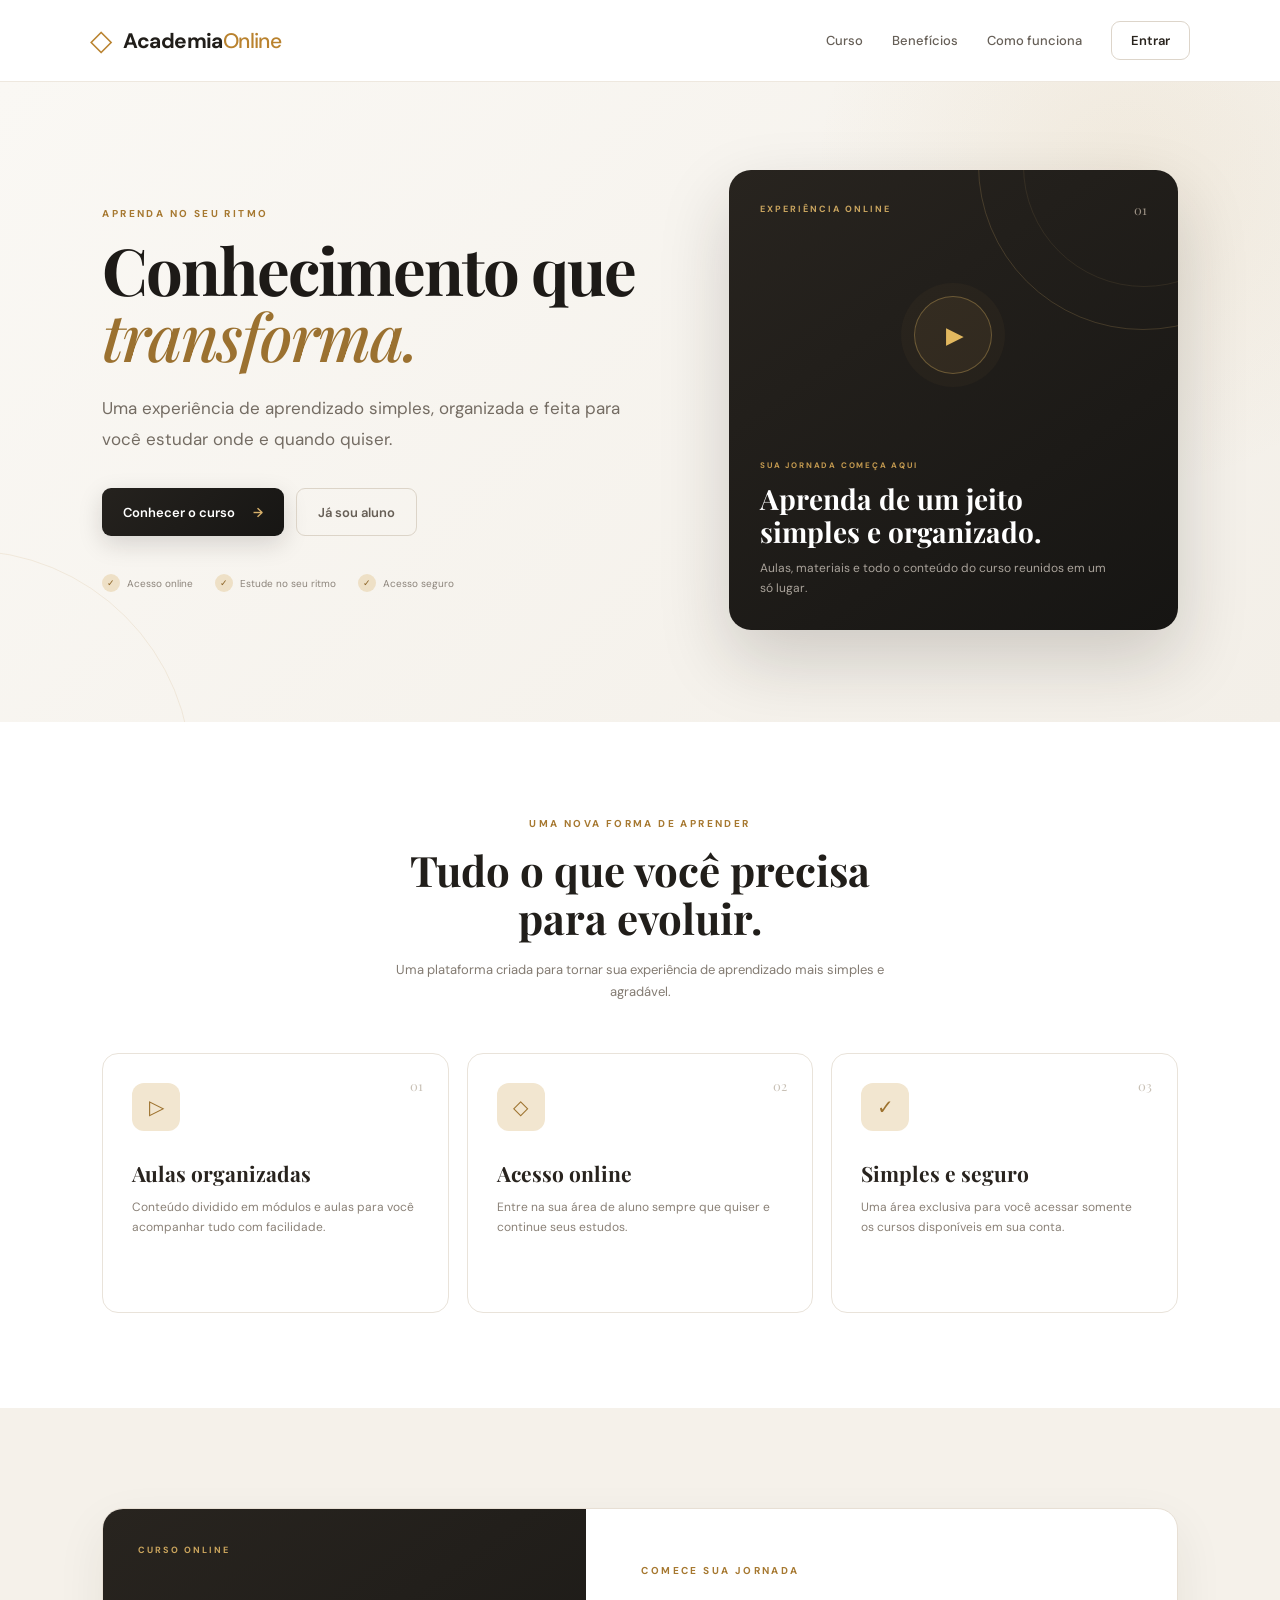
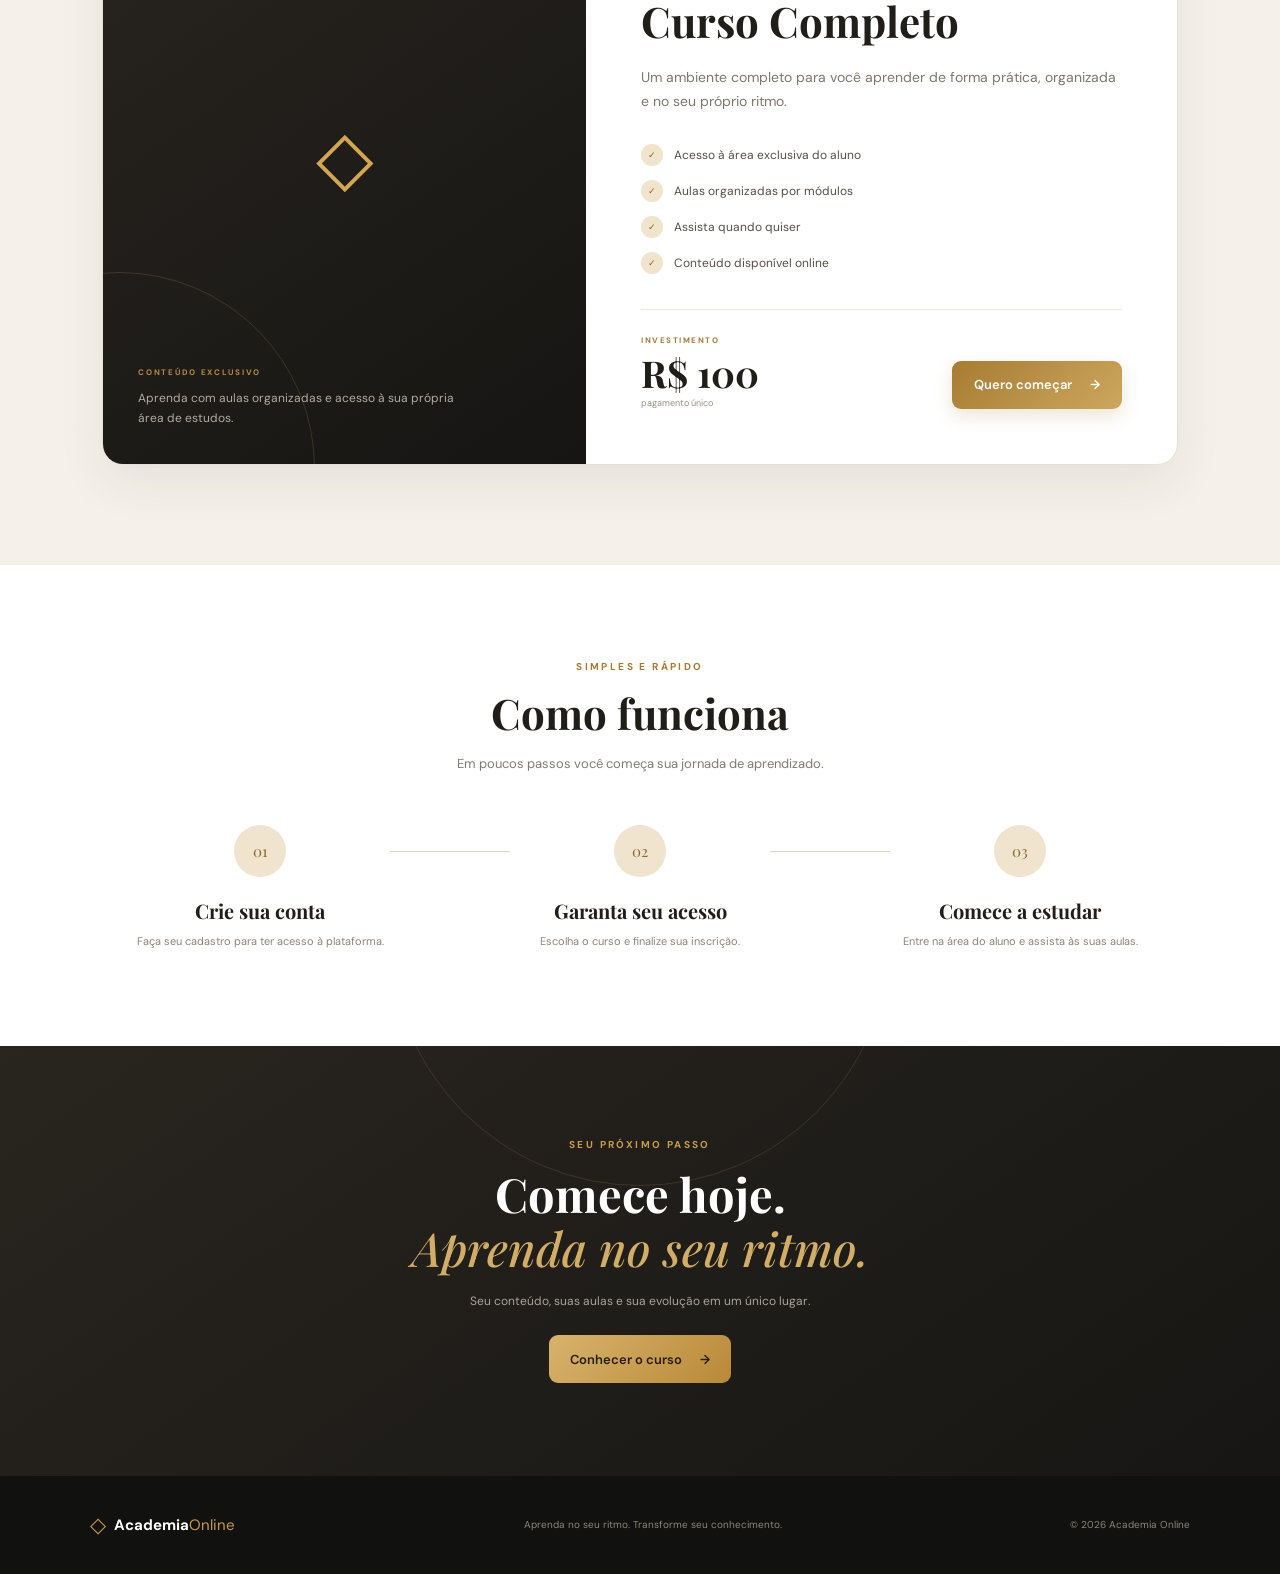
<file: index.html>
<!doctype html>
<html lang="pt-BR">

<head>
  <meta charset="utf-8">

  <meta
    name="viewport"
    content="width=device-width,initial-scale=1"
  >

  <title>Academia Online</title>

  <link
    rel="preconnect"
    href="https://fonts.googleapis.com"
  >

  <link
    rel="preconnect"
    href="https://fonts.gstatic.com"
    crossorigin
  >

  <link
    href="https://fonts.googleapis.com/css2?family=DM+Sans:wght@400;500;600;700&family=Playfair+Display:wght@500;600;700&display=swap"
    rel="stylesheet"
  >

  <link
    rel="stylesheet"
    href="css/style.css"
  >
</head>


<body class="premium-home">


<!-- =========================================
     CABEÇALHO
========================================= -->

<header class="home-header">

  <a
    href="index.html"
    class="home-brand"
  >

    <span class="home-brand-icon">
      ◇
    </span>

    <strong>
      Academia<span>Online</span>
    </strong>

  </a>


  <nav class="home-nav">

    <a href="#curso">
      Curso
    </a>

    <a href="#beneficios">
      Benefícios
    </a>

    <a href="#como-funciona">
      Como funciona
    </a>

    <a
      href="login.html"
      class="home-login"
    >
      Entrar
    </a>

  </nav>

</header>



<main>


<!-- =========================================
     HERO
========================================= -->

<section class="premium-home-hero">

  <div class="home-hero-content">

    <span class="home-eyebrow">
      APRENDA NO SEU RITMO
    </span>


    <h1>

      Conhecimento que
      <span>
        transforma.
      </span>

    </h1>


    <p class="home-hero-description">

      Uma experiência de aprendizado
      simples, organizada e feita para
      você estudar onde e quando quiser.

    </p>


    <div class="home-hero-actions">

      <a
        href="#curso"
        class="home-primary-btn"
      >
        Conhecer o curso
        <span>→</span>
      </a>


      <a
        href="login.html"
        class="home-secondary-btn"
      >
        Já sou aluno
      </a>

    </div>


    <div class="home-trust">

      <div>
        <span>✓</span>
        Acesso online
      </div>

      <div>
        <span>✓</span>
        Estude no seu ritmo
      </div>

      <div>
        <span>✓</span>
        Acesso seguro
      </div>

    </div>

  </div>



  <!-- CARD DO LADO DIREITO -->

  <div class="home-feature-card">

    <div class="home-card-decoration"></div>


    <div class="home-feature-top">

      <span class="home-feature-label">
        EXPERIÊNCIA ONLINE
      </span>

      <span class="home-feature-number">
        01
      </span>

    </div>


    <div class="home-play">

      <div class="home-play-circle">
        ▶
      </div>

    </div>


    <div class="home-feature-bottom">

      <span>
        SUA JORNADA COMEÇA AQUI
      </span>

      <h2>
        Aprenda de um jeito
        simples e organizado.
      </h2>

      <p>
        Aulas, materiais e todo o
        conteúdo do curso reunidos
        em um só lugar.
      </p>

    </div>

  </div>

</section>



<!-- =========================================
     BENEFÍCIOS
========================================= -->

<section
  id="beneficios"
  class="home-section home-benefits"
>

  <div class="home-section-heading">

    <span class="home-eyebrow">
      UMA NOVA FORMA DE APRENDER
    </span>

    <h2>
      Tudo o que você precisa
      <br>
      para evoluir.
    </h2>

    <p>
      Uma plataforma criada para tornar
      sua experiência de aprendizado
      mais simples e agradável.
    </p>

  </div>


  <div class="home-benefit-grid">


    <article class="home-benefit-card">

      <span class="benefit-number">
        01
      </span>

      <div class="benefit-icon">
        ▷
      </div>

      <h3>
        Aulas organizadas
      </h3>

      <p>
        Conteúdo dividido em módulos
        e aulas para você acompanhar
        tudo com facilidade.
      </p>

    </article>



    <article class="home-benefit-card">

      <span class="benefit-number">
        02
      </span>

      <div class="benefit-icon">
        ◇
      </div>

      <h3>
        Acesso online
      </h3>

      <p>
        Entre na sua área de aluno
        sempre que quiser e continue
        seus estudos.
      </p>

    </article>



    <article class="home-benefit-card">

      <span class="benefit-number">
        03
      </span>

      <div class="benefit-icon">
        ✓
      </div>

      <h3>
        Simples e seguro
      </h3>

      <p>
        Uma área exclusiva para você
        acessar somente os cursos
        disponíveis em sua conta.
      </p>

    </article>


  </div>

</section>



<!-- =========================================
     CURSO
========================================= -->

<section
  id="curso"
  class="home-course-section"
>

  <div class="home-course-wrapper">


    <div class="home-course-preview">

      <span class="home-course-small">
        CURSO ONLINE
      </span>


      <div class="home-course-preview-icon">
        ◇
      </div>


      <div class="home-course-preview-bottom">

        <span>
          CONTEÚDO EXCLUSIVO
        </span>

        <p>
          Aprenda com aulas organizadas
          e acesso à sua própria área
          de estudos.
        </p>

      </div>

    </div>



    <div class="home-course-info">

      <span class="home-eyebrow">
        COMECE SUA JORNADA
      </span>


      <h2>
        Curso Completo
      </h2>


      <p class="home-course-description">

        Um ambiente completo para você
        aprender de forma prática,
        organizada e no seu próprio ritmo.

      </p>


      <div class="home-course-features">

        <div>
          <span>✓</span>
          Acesso à área exclusiva do aluno
        </div>

        <div>
          <span>✓</span>
          Aulas organizadas por módulos
        </div>

        <div>
          <span>✓</span>
          Assista quando quiser
        </div>

        <div>
          <span>✓</span>
          Conteúdo disponível online
        </div>

      </div>


      <div class="home-course-purchase">

        <div class="home-price">

          <small>
            INVESTIMENTO
          </small>

          <strong>
            R$ 100
          </strong>

          <span>
            pagamento único
          </span>

        </div>


        <!-- Depois ligaremos ao Mercado Pago -->

       <a
  href="checkout.html?course_id=0385b572-c4ee-48b6-9e8b-50af39df6b58"
  class="home-buy-btn"
>
  Quero começar
  <span>→</span>
</a>

      </div>

    </div>


  </div>

</section>



<!-- =========================================
     COMO FUNCIONA
========================================= -->

<section
  id="como-funciona"
  class="home-section home-how"
>

  <div class="home-section-heading">

    <span class="home-eyebrow">
      SIMPLES E RÁPIDO
    </span>

    <h2>
      Como funciona
    </h2>

    <p>
      Em poucos passos você começa
      sua jornada de aprendizado.
    </p>

  </div>


  <div class="home-steps">


    <article>

      <span class="step-number">
        01
      </span>

      <h3>
        Crie sua conta
      </h3>

      <p>
        Faça seu cadastro para ter
        acesso à plataforma.
      </p>

    </article>



    <div class="step-line"></div>



    <article>

      <span class="step-number">
        02
      </span>

      <h3>
        Garanta seu acesso
      </h3>

      <p>
        Escolha o curso e finalize
        sua inscrição.
      </p>

    </article>



    <div class="step-line"></div>



    <article>

      <span class="step-number">
        03
      </span>

      <h3>
        Comece a estudar
      </h3>

      <p>
        Entre na área do aluno
        e assista às suas aulas.
      </p>

    </article>


  </div>

</section>



<!-- =========================================
     CTA FINAL
========================================= -->

<section class="home-final-cta">

  <div class="final-decoration"></div>

  <span class="home-eyebrow">
    SEU PRÓXIMO PASSO
  </span>


  <h2>
    Comece hoje.
    <br>
    <em>Aprenda no seu ritmo.</em>
  </h2>


  <p>
    Seu conteúdo, suas aulas e sua
    evolução em um único lugar.
  </p>


  <a
    href="#curso"
    class="home-gold-btn"
  >
    Conhecer o curso
    <span>→</span>
  </a>

</section>


</main>



<!-- =========================================
     RODAPÉ
========================================= -->

<footer class="home-footer">

  <div class="home-footer-brand">

    <span>◇</span>

    <strong>
      Academia<span>Online</span>
    </strong>

  </div>


  <p>
    Aprenda no seu ritmo.
    Transforme seu conhecimento.
  </p>


  <span class="home-footer-copy">
    © 2026 Academia Online
  </span>

</footer>


</body>

</html>
</file>
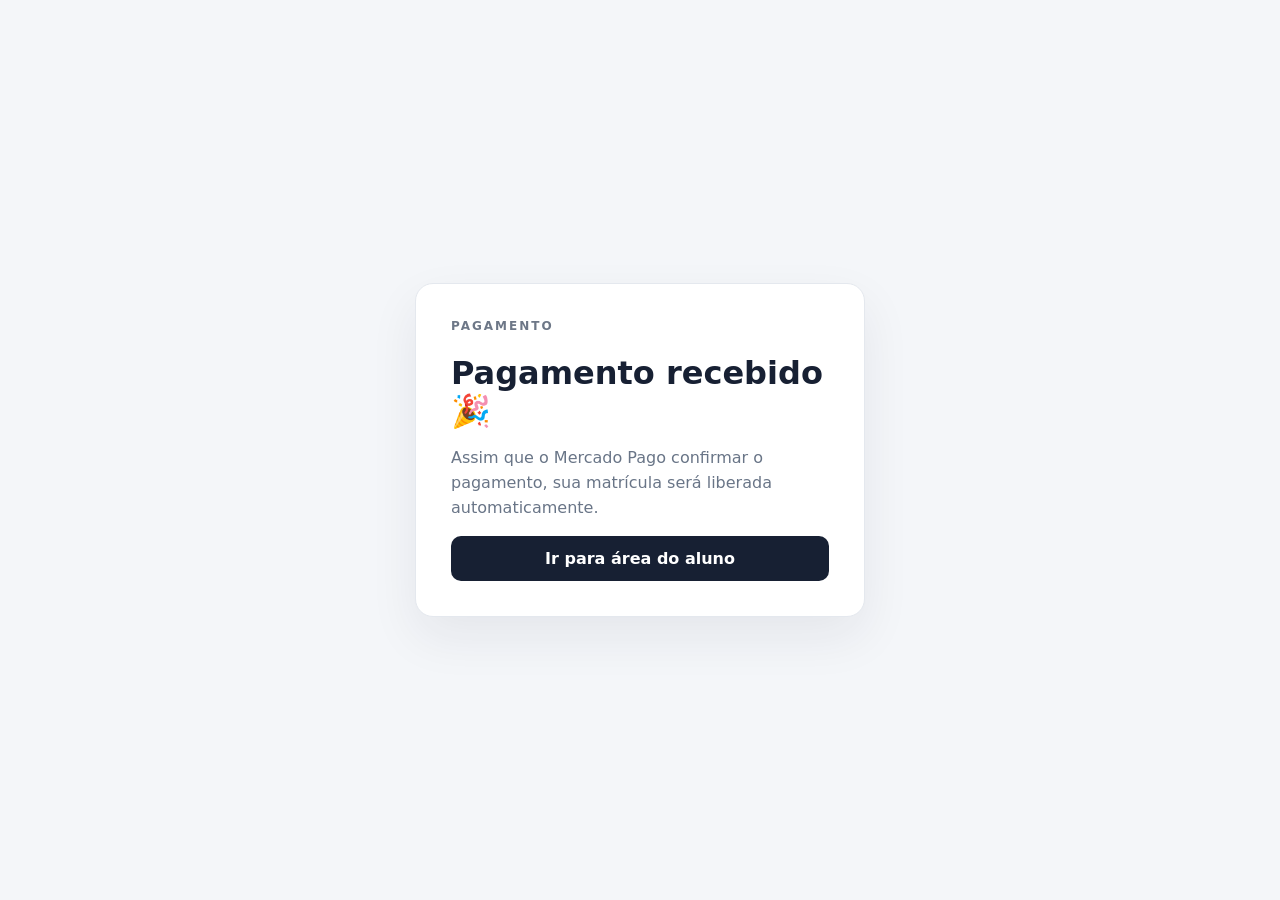
<file: pagamento-sucesso.html>
<!doctype html><html lang="pt-BR"><head><meta charset="utf-8"><meta name="viewport" content="width=device-width,initial-scale=1"><title>Pagamento recebido</title><link rel="stylesheet" href="css/style.css"></head><body class="auth-page"><div class="auth-box"><div class="eyebrow">PAGAMENTO</div><h1>Pagamento recebido 🎉</h1><p class="muted-text">Assim que o Mercado Pago confirmar o pagamento, sua matrícula será liberada automaticamente.</p><a class="btn full" href="aluno.html">Ir para área do aluno</a></div></body></html>
</file>
<file: css/style.css>
*{box-sizing:border-box}body{margin:0;font-family:Inter,system-ui,-apple-system,BlinkMacSystemFont,"Segoe UI",sans-serif;color:#172033;background:#fff}a{text-decoration:none;color:inherit}.topbar{height:76px;border-bottom:1px solid #e9edf3;display:flex;align-items:center;justify-content:space-between;padding:0 6%;background:#fff}.topbar nav{display:flex;align-items:center;gap:22px}.brand{font-size:21px;font-weight:800;letter-spacing:-.5px}.brand span{font-weight:400}.btn{display:inline-flex;align-items:center;justify-content:center;background:#172033;color:#fff;border:0;border-radius:10px;padding:13px 20px;font-weight:700;cursor:pointer}.btn-light{background:#f1f4f8;color:#172033}.btn-outline{background:#fff;color:#172033;border:1px solid #d8dee8}.full{width:100%}.hero{min-height:590px;padding:80px 8%;display:grid;grid-template-columns:1.2fr .8fr;gap:60px;align-items:center;background:linear-gradient(135deg,#f7f9fc,#eef2f7)}.hero h1{font-size:58px;line-height:1.02;letter-spacing:-2.5px;margin:14px 0 24px;max-width:720px}.hero h1 span{font-weight:400}.hero p{font-size:19px;line-height:1.65;max-width:650px;color:#5f6b7d}.eyebrow{font-size:12px;letter-spacing:2px;font-weight:800;color:#6d7787}.hero-actions{display:flex;gap:12px;margin-top:30px}.hero-card{height:350px;border-radius:24px;background:#172033;color:white;display:flex;flex-direction:column;align-items:center;justify-content:center;box-shadow:0 25px 60px #17203322}.hero-card .play{width:80px;height:80px;border-radius:50%;background:white;color:#172033;display:grid;place-items:center;font-size:25px;margin-bottom:25px}.hero-card small{opacity:.65;margin-top:7px}.section{padding:90px 8%}.section-heading{text-align:center;margin-bottom:45px}.section-heading h2{font-size:38px;letter-spacing:-1px;margin:10px}.cards,.steps{display:grid;grid-template-columns:repeat(3,1fr);gap:20px}.cards article,.steps>div{border:1px solid #e5e9ef;border-radius:18px;padding:28px;background:#fff}.icon{font-size:12px;font-weight:800;color:#7c8797}.cards h3,.steps h3{margin-bottom:8px}.cards p,.steps p{color:#687487;line-height:1.55}.offer{margin-top:35px;border-radius:20px;background:#f1f4f8;padding:32px;display:flex;justify-content:space-between;align-items:center}.offer h2{margin:7px 0}.offer p{color:#687487}.price{font-size:25px;font-weight:800;display:flex;gap:20px;align-items:center}.muted{background:#f7f8fa}.steps b{display:grid;place-items:center;width:40px;height:40px;border-radius:50%;background:#172033;color:#fff}.steps h3{margin-top:22px}footer{text-align:center;padding:35px;color:#8992a0;font-size:13px;border-top:1px solid #eee}.auth-page{min-height:100vh;background:#f4f6f9;display:grid;place-items:center;padding:25px}.auth-box{width:min(450px,100%);background:#fff;border:1px solid #e4e8ee;border-radius:18px;padding:35px;box-shadow:0 20px 50px #17203312}.auth-box .brand{display:block;margin-bottom:35px}.auth-box h1{margin-bottom:8px}.muted-text,.small{color:#697587;line-height:1.55}.auth-box form{display:grid;gap:16px;margin:25px 0}.auth-box label{display:grid;gap:7px;font-size:14px;font-weight:700}.auth-box input{padding:13px;border:1px solid #d9dfe7;border-radius:9px;font:inherit}.message{margin-top:12px;color:#b42318;font-size:14px}.checkout-price{font-size:40px;font-weight:800;margin:25px 0}.dashboard{padding:55px 7%}.dashboard-head{margin-bottom:30px}.dashboard-head h1{font-size:42px;margin:8px 0}.course-layout{display:grid;grid-template-columns:1fr;gap:18px}.module{border:1px solid #e3e7ed;border-radius:16px;overflow:hidden;background:#fff}.module-head{padding:20px 22px;background:#f6f8fa;font-weight:800}.lesson-row{display:flex;justify-content:space-between;align-items:center;padding:17px 22px;border-top:1px solid #edf0f4}.lesson-row small{color:#6d7787}.lesson-row.done{opacity:.7}.lesson-row a{font-weight:700}.lesson-page{padding:55px 8%;max-width:1100px;margin:auto}.video{aspect-ratio:16/9;background:#101722;border-radius:18px;display:grid;place-items:center;color:#fff;margin:25px 0}.complete{margin-top:20px}.status{font-size:13px;color:#647083}.small{font-size:12px}@media(max-width:800px){.hero{grid-template-columns:1fr;padding:60px 6%}.hero h1{font-size:43px}.cards,.steps{grid-template-columns:1fr}.offer{display:block}.price{margin-top:20px;flex-wrap:wrap}.topbar{padding:0 5%}.topbar nav>a:not(.btn){display:none}}
textarea,select{padding:13px;border:1px solid #d9dfe7;border-radius:9px;font:inherit;width:100%;min-height:44px}.admin-grid{display:grid;grid-template-columns:1.1fr .9fr;gap:22px;margin-top:30px}.panel{background:#fff;border:1px solid #e3e7ed;border-radius:18px;padding:25px}.panel form{display:grid;gap:12px;margin:18px 0}.panel input{padding:13px;border:1px solid #d9dfe7;border-radius:9px;font:inherit}.list-row{display:flex;justify-content:space-between;align-items:center;padding:15px 0;border-top:1px solid #edf0f4;gap:15px}.list-row small{display:block;color:#768195;margin-top:4px}.cards article h3{font-size:30px;margin:0}.cards article p{margin:5px 0 0}@media(max-width:800px){.admin-grid{grid-template-columns:1fr}}
.modal{
    position:fixed;
    inset:0;
    background:rgba(0,0,0,.45);
    display:flex;
    align-items:center;
    justify-content:center;
    z-index:9999;
}

.modal-content{
    width:420px;
    max-width:92%;
    background:#fff;
    padding:24px;
    border-radius:20px;
    box-shadow:0 20px 50px rgba(0,0,0,.2);
}

.modal-content h3{
    margin-bottom:18px;
}

.modal-content .btn{
    width:100%;
    margin-top:18px;
}
.edit-modal-content{
  width:560px;
  max-width:94%;
}

.modal-header{
  display:flex;
  justify-content:space-between;
}

    /* =====================================================
   CURSOS CADASTRADOS - PREMIUM
===================================================== */

.premium-course-list{
  display:flex;
  flex-direction:column;
  gap:12px;
}


.premium-course-card{
  display:flex;
  align-items:center;

  gap:17px;

  padding:17px;

  background:#fff;

  border:1px solid #e9e2d8;

  border-radius:13px;

  transition:
    border-color .2s ease,
    box-shadow .2s ease,
    transform .2s ease;
}


.premium-course-card:hover{
  border-color:#d6bd8c;

  box-shadow:
    0 8px 24px
    rgba(65,49,27,.07);

  transform:translateY(-1px);
}


/* ÍCONE DO CURSO */

.course-card-icon{
  width:50px;
  height:50px;

  min-width:50px;

  display:flex;
  align-items:center;
  justify-content:center;

  border-radius:12px;

  background:
    linear-gradient(
      135deg,
      #f7edda,
      #ecdbb9
    );

  border:1px solid #ead9b8;

  color:#98702c;

  font-size:22px;
}


/* INFORMAÇÕES */

.course-card-info{
  flex:1;

  min-width:0;
}


.course-card-label{
  display:block;

  margin-bottom:3px;

  color:#a47b35;

  font-size:9px;

  font-weight:700;

  letter-spacing:1.5px;
}


.course-card-info h3{
  margin:0 0 5px;

  color:#1e1d1a;

  font-family:"Playfair Display",serif;

  font-size:19px;
}


.course-card-meta{
  display:flex;
  align-items:center;

  gap:8px;

  color:#918a80;

  font-size:11px;
}


.course-card-meta strong{
  color:#846328;

  font-weight:600;
}


.meta-dot{
  width:3px;
  height:3px;

  border-radius:50%;

  background:#c6bfb4;
}


/* AÇÕES */

.course-card-actions{
  display:flex;
  align-items:center;

  gap:7px;
}


.course-card-actions .btn{
  min-height:37px;

  padding:8px 13px;

  border-radius:8px;

  text-decoration:none;

  display:inline-flex;
  align-items:center;
  justify-content:center;

  font-size:12px;

  font-weight:600;

  cursor:pointer;
}


/* EDITAR */

.course-edit-btn{
  background:#fff !important;

  border:1px solid #dcd5ca !important;

  color:#514b43 !important;
}


.course-edit-btn:hover{
  background:#f7f4ef !important;

  border-color:#bcb2a3 !important;
}


/* CONTEÚDO - AÇÃO PRINCIPAL */

.course-content-btn{
  color:#fff !important;

  border:1px solid #a77b32 !important;

  background:
    linear-gradient(
      135deg,
      #a77b32,
      #c9a258
    ) !important;

  box-shadow:
    0 4px 12px
    rgba(167,123,50,.15);
}


.course-content-btn:hover{
  transform:translateY(-1px);

  box-shadow:
    0 6px 15px
    rgba(167,123,50,.24);
}


/* EXCLUIR */

.course-delete-btn{
  background:#fff !important;

  border:1px solid #e4ddd4 !important;

  color:#8b8176 !important;
}


.course-delete-btn:hover{
  color:#a33d3d !important;

  border-color:#dfbaba !important;

  background:#fff8f8 !important;
}


/* =====================================================
   ALUNOS - PREMIUM
===================================================== */

.premium-student-list{
  display:flex;
  flex-direction:column;
}


.premium-student-card{
  padding:16px 0;

  display:flex;
  align-items:center;
  justify-content:space-between;

  gap:12px;

  border-top:1px solid #eee8df;
}


.premium-student-card:first-child{
  border-top:0;
}


.student-main{
  display:flex;
  align-items:center;

  gap:11px;

  min-width:0;
}


/* AVATAR */

.student-avatar{
  width:42px;
  height:42px;

  min-width:42px;

  display:flex;
  align-items:center;
  justify-content:center;

  border-radius:50%;

  color:#79591f;

  background:
    linear-gradient(
      135deg,
      #f6ecd9,
      #ead7b3
    );

  border:1px solid #ead8b8;

  font-family:"Playfair Display",serif;

  font-size:17px;

  font-weight:700;
}


.student-info{
  min-width:0;

  display:flex;
  flex-direction:column;

  gap:4px;
}


.student-info > strong{
  color:#24211e;

  font-size:13px;

  white-space:nowrap;

  overflow:hidden;

  text-overflow:ellipsis;
}


/* STATUS */

.student-status{
  display:flex;
  align-items:center;

  gap:6px;

  font-size:10px;
}


.status-dot{
  width:7px;
  height:7px;

  display:block;

  border-radius:50%;
}


.status-active{
  color:#61816b;
}


.status-active .status-dot{
  background:#4ebc76;

  box-shadow:
    0 0 0 3px
    rgba(78,188,118,.12);
}


.status-inactive{
  color:#9a6969;
}


.status-inactive .status-dot{
  background:#c96a6a;

  box-shadow:
    0 0 0 3px
    rgba(201,106,106,.11);
}


/* BOTÕES DO ALUNO */

.student-actions{
  display:flex;

  gap:7px;
}


.student-actions .btn{
  padding:8px 12px;

  min-height:36px;

  border-radius:8px;

  background:#fff;

  font-size:11px;

  font-weight:600;

  cursor:pointer;
}


.student-status-btn{
  border:1px solid #ddd5c8 !important;

  color:#685f53 !important;
}


.student-status-btn:hover{
  background:#f8f5f0 !important;
}


.student-access-btn{
  border:1px solid #b68a40 !important;

  color:#886526 !important;
}


.student-access-btn:hover{
  background:#f7edda !important;
}


/* =====================================================
   ESTADO VAZIO
===================================================== */

.premium-empty{
  padding:30px 20px;

  display:flex;
  flex-direction:column;

  align-items:center;

  text-align:center;

  border:1px dashed #ddd3c3;

  border-radius:12px;

  background:#fbf9f6;
}


.premium-empty-icon{
  width:43px;
  height:43px;

  margin-bottom:10px;

  display:flex;
  align-items:center;
  justify-content:center;

  border-radius:50%;

  background:#f1e5ce;

  color:#9c7430;

  font-size:20px;
}


.premium-empty strong{
  color:#38332d;

  font-size:13px;
}


.premium-empty span{
  margin-top:4px;

  color:#948d83;

  font-size:11px;
}


/* =====================================================
   RESPONSIVO
===================================================== */

@media (max-width:700px){

  .premium-course-card{
    align-items:flex-start;

    flex-wrap:wrap;
  }


  .course-card-info{
    width:calc(100% - 70px);
  }


  .course-card-actions{
    width:100%;

    padding-top:10px;
  }


  .course-card-actions .btn{
    flex:1;
  }


  .premium-student-card{
    flex-direction:column;

    align-items:stretch;
  }


  .student-actions{
    width:100%;
  }


  .student-actions .btn{
    flex:1;
  }

}

/* =========================
   CABEÇALHO DOS MODAIS
========================= */

.modal-header{
  display:flex;
  justify-content:space-between;
  align-items:flex-start;
  gap:20px;
  margin-bottom:20px;
}

.modal-header h2{

  margin:4px 0 0;
}

.modal-close{
  border:0;
  background:transparent;
  font-size:30px;
  line-height:1;
  cursor:pointer;
  padding:0 5px;
}

.form-label{
  display:block;
  font-size:14px;
  font-weight:700;
  margin:14px 0 7px;
}

.modal-content input,
.modal-content textarea{
  width:100%;
  box-sizing:border-box;
}

.modal-actions{
  display:flex;
  justify-content:flex-end;
  gap:10px;
  margin-top:22px;
}

.modal-actions .btn{
  width:auto;
  min-width:140px;
}

.student-actions,
.course-actions{
  display:flex;
  gap:8px;
  flex-wrap:wrap;
}

.access-option{
  display:flex;
  align-items:center;
  gap:10px;
  padding:12px 0;
  border-bottom:1px solid #eee;
}

.access-option input{
  width:auto;
}
.publish-option{
  display:flex;
  align-items:center;
  gap:10px;
  margin-top:18px;
  padding:14px;
  border:1px solid #dde3ec;
  border-radius:10px;
}

.publish-option input{
  width:auto;
  margin:0;
}

.module-head{
  display:flex;
  align-items:center;
  justify-content:space-between;
  gap:15px;
  flex-wrap:wrap;
}

.lesson-row{
  display:flex;
  align-items:center;
  justify-content:space-between;
  gap:15px;
  flex-wrap:wrap;
}

.lesson-row small{
  display:block;
  margin-top:4px;
}
.publish-option{
  display:flex;
  align-items:center;
  gap:10px;
  margin-top:18px;
}

.publish-option input[type="checkbox"]{
  width:18px !important;
  height:18px;
  margin:0;
  flex:0 0 auto;
}

.publish-option span{
  line-height:1;
}
/* =========================
   NAVEGAÇÃO ENTRE AULAS
========================= */

.lesson-navigation{
  margin-top:28px;
  display:flex;
  align-items:center;
  justify-content:space-between;
  gap:16px;
}

.lesson-navigation-pages{
  display:flex;
  align-items:center;
  gap:12px;
  margin-left:auto;
}

.lesson-navigation .btn{
  text-decoration:none;
  display:inline-flex;
  align-items:center;
  justify-content:center;
  min-height:44px;
}

.lesson-navigation button:disabled{
  opacity:.4;
  cursor:not-allowed;
}

.lesson-back{
  margin-right:auto;
}

/* CELULAR */

@media (max-width:700px){

  .lesson-navigation{
    flex-direction:column;
    align-items:stretch;
  }

  .lesson-navigation-pages{
    width:100%;
    margin-left:0;
    display:grid;
    grid-template-columns:1fr 1fr;
  }

  .lesson-navigation .btn{
    width:100%;
    text-align:center;
  }

  .lesson-back{
    margin-right:0;
  }

}

/* =====================================================
   ADMIN PREMIUM / ELEGANTE
===================================================== */

body.admin-premium{
  margin:0;
  background:#f7f4ef;
  color:#171717;
  font-family:"DM Sans",sans-serif;
}


/* =====================================================
   LAYOUT
===================================================== */

.admin-layout{
  display:flex;
  min-height:100vh;
}


/* =====================================================
   SIDEBAR
===================================================== */

.admin-sidebar{
  width:270px;
  min-height:100vh;
  position:fixed;
  left:0;
  top:0;
  bottom:0;
  padding:30px 20px;
  box-sizing:border-box;

  background:
    linear-gradient(
      180deg,
      #242424 0%,
      #151515 100%
    );

  color:#fff;

  display:flex;
  flex-direction:column;

  z-index:100;
}


/* LOGO */

.sidebar-logo{
  display:flex;
  align-items:center;
  gap:13px;

  padding:4px 10px 30px;
}


.sidebar-logo-icon{
  width:42px;
  height:42px;

  display:flex;
  align-items:center;
  justify-content:center;

  font-size:30px;

  color:#d5b36a;
}


.premium-brand{
  color:#fff !important;
  text-decoration:none;

  font-size:23px;
  font-weight:600;
}


.premium-brand span{
  color:#d5b36a;
}


.sidebar-logo small{
  display:block;

  margin-top:4px;

  font-size:8px;
  letter-spacing:2px;

  color:#9c9c9c;
}


/* MENU */

.sidebar-menu{
  display:flex;
  flex-direction:column;

  gap:8px;

  margin-top:22px;
}


.sidebar-link{
  display:flex;
  align-items:center;

  gap:14px;

  padding:14px 16px;

  border-radius:12px;

  text-decoration:none;

  color:#d3d3d3;

  font-size:15px;

  transition:.2s;
}


.sidebar-link:hover{
  background:rgba(255,255,255,.07);
  color:#fff;
}


.sidebar-link.active{
  color:#e7c77f;

  background:
    linear-gradient(
      90deg,
      rgba(213,179,106,.22),
      rgba(213,179,106,.08)
    );

  border-left:2px solid #d5b36a;
}


.sidebar-icon{
  width:25px;

  text-align:center;

  font-size:20px;
}


/* FRASE */

.sidebar-quote{
  margin-top:auto;

  padding:20px;
}


.quote-line{
  width:38px;
  height:3px;

  background:#d5b36a;

  margin-bottom:22px;
}


.sidebar-quote p{
  font-family:"Playfair Display",serif;

  font-size:21px;
  line-height:1.55;

  font-style:italic;

  color:#eee;
}


/* =====================================================
   CONTEÚDO
===================================================== */

.admin-content{
  margin-left:270px;

  width:calc(100% - 270px);

  min-height:100vh;
}


/* =====================================================
   TOPBAR
===================================================== */

.admin-topbar{
  height:84px;

  padding:0 38px;

  background:#fff;

  border-bottom:1px solid #ebe7df;

  display:flex;
  align-items:center;
  justify-content:space-between;

  position:sticky;
  top:0;

  z-index:50;
}


.admin-search{
  width:420px;

  display:flex;
  align-items:center;

  gap:12px;

  background:#f5f3ef;

  padding:0 16px;

  border:1px solid #ebe6dc;

  border-radius:12px;
}


.admin-search span{
  font-size:24px;

  color:#6f6a62;
}


.admin-search input{
  width:100%;

  padding:13px 0;

  background:transparent;

  border:0;
  outline:none;

  font-size:14px;
}


.admin-user{
  display:flex;
  align-items:center;

  gap:12px;
}


.admin-avatar{
  width:43px;
  height:43px;

  border-radius:50%;

  display:flex;
  align-items:center;
  justify-content:center;

  color:#fff;

  font-weight:600;

  background:
    linear-gradient(
      135deg,
      #765b3d,
      #c9a86a
    );
}


.admin-user-info{
  display:flex;
  flex-direction:column;
}


.admin-user-info strong{
  font-size:14px;
}


.admin-user-info span{
  font-size:12px;

  color:#777;
}


.admin-logout{
  margin-left:12px;

  border:1px solid #ded8cd;

  background:#fff;

  padding:9px 14px;

  border-radius:8px;

  cursor:pointer;

  transition:.2s;
}


.admin-logout:hover{
  color:#fff;

  background:#242424;

  border-color:#242424;
}


/* =====================================================
   DASHBOARD
===================================================== */

.premium-dashboard{
  padding:38px;

  max-width:1500px;

  margin:auto;
}


.dashboard-heading{
  display:flex;
  align-items:flex-start;
  justify-content:space-between;

  gap:30px;

  margin-bottom:28px;
}


.premium-eyebrow{
  display:block;

  margin-bottom:8px;

  color:#9a762f;

  font-size:11px;
  font-weight:700;

  letter-spacing:2px;
}


.dashboard-heading h1{
  margin:0;

  font-family:"Playfair Display",serif;

  font-size:39px;

  color:#181818;
}


.dashboard-heading > div > p{
  margin:8px 0 0;

  color:#746f68;
}


.dashboard-heading-detail{
  text-align:right;
}


.dashboard-heading-detail span{
  font-weight:600;

  color:#403b35;
}


.dashboard-heading-detail p{
  font-family:"Playfair Display",serif;

  font-style:italic;
}


/* =====================================================
   CARDS / ESTATÍSTICAS
===================================================== */

.premium-stats{
  display:grid;

  grid-template-columns:
    repeat(3,minmax(0,1fr));

  gap:18px;

  margin-bottom:24px;
}


.premium-stats .card{
  background:#fff;

  border:1px solid #ebe5da;

  border-radius:15px;

  padding:22px;

  box-shadow:
    0 8px 30px
    rgba(56,45,30,.05);

  position:relative;

  overflow:hidden;
}


.premium-stats .card::before{
  content:"";

  position:absolute;

  left:0;
  top:0;
  bottom:0;

  width:3px;

  background:#c19a52;
}


.premium-stats .card h3,
.premium-stats .card strong{
  color:#191919;
}


/* =====================================================
   GRID
===================================================== */

.admin-main-grid{
  display:grid;

  grid-template-columns:minmax(0,1.7fr) minmax(320px,.8fr);

  gap:22px;

  align-items:start;
}


/* =====================================================
   PAINÉIS
===================================================== */

.premium-panel{
  background:#fff;

  border:1px solid #e9e4db;

  border-radius:18px;

  padding:26px;

  box-shadow:
    0 10px 35px
    rgba(51,42,29,.055);
}


.premium-panel-header{
  display:flex;

  justify-content:space-between;
  align-items:flex-start;

  gap:20px;

  margin-bottom:25px;
}


.premium-panel-header h2{
  margin:0;

  font-family:"Playfair Display",serif;

  font-size:27px;
}


.premium-panel-header p{
  margin:7px 0 0;

  color:#817b72;

  font-size:13px;
}


.panel-icon{
  width:45px;
  height:45px;

  border-radius:50%;

  display:flex;
  align-items:center;
  justify-content:center;

  background:#f3ead9;

  color:#99722f;

  font-size:22px;
}


/* =====================================================
   CADASTRO DE CURSO
===================================================== */

.course-create-box{
  padding:21px;

  background:#faf8f4;

  border:1px solid #ebe5da;

  border-radius:14px;
}


.create-box-header{
  display:flex;

  align-items:center;

  gap:13px;

  margin-bottom:20px;
}


.create-box-header h3{
  margin:0;

  font-size:16px;
}


.create-box-header p{
  margin:4px 0 0;

  color:#8a857e;

  font-size:12px;
}


.create-icon{
  width:38px;
  height:38px;

  border-radius:10px;

  display:flex;
  align-items:center;
  justify-content:center;

  color:#71511d;

  background:#efe1c4;

  font-size:22px;
}


/* =====================================================
   FORMULÁRIOS
===================================================== */

.premium-form{
  display:block;
}


.form-grid{
  display:grid;

  grid-template-columns:1fr 1fr;

  gap:16px;
}


.form-full{
  grid-column:1 / -1;
}


.form-group{
  display:flex;

  flex-direction:column;

  gap:7px;

  margin-bottom:16px;
}


.form-group label,
.form-label{
  color:#4c4843;

  font-size:12px;

  font-weight:600;
}


.premium-form input,
.premium-form textarea,
.course-create-box input,
.course-create-box textarea{
  width:100%;

  box-sizing:border-box;

  padding:12px 14px;

  border:1px solid #ded9d0;

  border-radius:9px;

  outline:none;

  background:#fff;

  color:#252525;

  font-family:"DM Sans",sans-serif;

  transition:.2s;
}


.premium-form input:focus,
.premium-form textarea:focus{
  border-color:#b58a42;

  box-shadow:
    0 0 0 3px
    rgba(181,138,66,.12);
}


.premium-form textarea{
  resize:vertical;
}


.price-input{
  display:flex;

  align-items:center;

  border:1px solid #ded9d0;

  background:#fff;

  border-radius:9px;

  overflow:hidden;
}


.price-input span{
  padding:0 12px;

  color:#8c744d;

  font-size:13px;

  font-weight:600;

  border-right:1px solid #e4dfd7;
}


.price-input input{
  border:0 !important;

  border-radius:0 !important;

  box-shadow:none !important;
}


.form-footer{
  display:flex;

  justify-content:flex-end;
}


/* =====================================================
   BOTÕES
===================================================== */

.premium-btn{
  background:
    linear-gradient(
      135deg,
      #a77b32,
      #d0ab64
    ) !important;

  color:#fff !important;

  border:0 !important;

  border-radius:9px;

  padding:11px 18px;

  display:inline-flex;

  align-items:center;

  gap:7px;

  cursor:pointer;

  font-weight:600;

  box-shadow:
    0 5px 15px
    rgba(167,123,50,.18);

  transition:.2s;
}


.premium-btn:hover{
  transform:translateY(-1px);

  box-shadow:
    0 8px 18px
    rgba(167,123,50,.25);
}


.admin-premium .btn-outline{
  border:1px solid #b99350;

  color:#76531e;

  background:transparent;

  border-radius:8px;
}


.admin-premium .btn-outline:hover{
  background:#f5ebda;
}


/* =====================================================
   DIVISOR
===================================================== */

.section-divider{
  display:flex;

  align-items:center;

  gap:12px;

  margin:25px 0 15px;

  color:#a0978b;

  font-size:10px;

  letter-spacing:1.4px;
}


.section-divider::after{
  content:"";

  flex:1;

  height:1px;

  background:#ece7df;
}


/* =====================================================
   ITENS GERADOS PELO ADMIN.JS
===================================================== */

.premium-course-list > *,
.premium-student-list > *{
  border-color:#eee8df;
}


.admin-premium .course-row,
.admin-premium .student-row{
  background:#fff;

  border:1px solid #ebe5dc;

  border-radius:11px;

  margin-bottom:10px;

  padding:14px;

  transition:.2s;
}


.admin-premium .course-row:hover,
.admin-premium .student-row:hover{
  border-color:#d3b67e;

  box-shadow:
    0 7px 20px
    rgba(55,44,27,.06);
}


/* =====================================================
   MODAL
===================================================== */

.admin-premium .modal{
  position:fixed;

  inset:0;

  background:rgba(20,18,15,.58);

  backdrop-filter:blur(5px);

  display:flex;
  align-items:center;
  justify-content:center;

  z-index:9999;
}


.premium-modal{
  width:520px;

  max-width:92%;

  padding:28px;

  border-radius:18px;

  background:#fff;

  border:1px solid #e4ded3;

  box-shadow:
    0 25px 70px
    rgba(0,0,0,.22);
}


.premium-modal-header{
  display:flex;

  justify-content:space-between;

  align-items:flex-start;

  margin-bottom:25px;
}


.premium-modal-header h2{
  margin:0;

  font-family:"Playfair Display",serif;

  font-size:28px;
}


.premium-modal-header p{
  color:#817b72;

  font-size:13px;

  margin:6px 0 0;
}


.modal-close{
  width:36px;
  height:36px;

  border-radius:50%;

  border:1px solid #e4ded4;

  background:#faf8f4;

  color:#625c54;

  cursor:pointer;

  font-size:22px;

  line-height:1;
}


.modal-close:hover{
  background:#252525;

  color:#fff;
}


.modal-actions{
  display:flex;

  justify-content:flex-end;

  gap:10px;

  margin-top:22px;
}


/* =====================================================
   RESPONSIVO
===================================================== */

@media (max-width:1100px){

  .admin-main-grid{
    grid-template-columns:1fr;
  }

  .premium-stats{
    grid-template-columns:
      repeat(2,1fr);
  }

}


@media (max-width:780px){

  .admin-sidebar{
    position:relative;

    width:100%;

    min-height:auto;
  }


  .admin-layout{
    flex-direction:column;
  }


  .admin-content{
    width:100%;

    margin-left:0;
  }


  .sidebar-quote{
    display:none;
  }


  .sidebar-menu{
    flex-direction:row;

    overflow-x:auto;
  }


  .sidebar-link{
    white-space:nowrap;
  }


  .admin-topbar{
    padding:15px 20px;

    height:auto;
  }


  .admin-search{
    display:none;
  }


  .premium-dashboard{
    padding:22px 16px;
  }


  .dashboard-heading{
    flex-direction:column;
  }


  .dashboard-heading-detail{
    display:none;
  }


  .premium-stats{
    grid-template-columns:1fr;
  }


  .form-grid{
    grid-template-columns:1fr;
  }


  .form-full{
    grid-column:auto;
  }

}
/* ========================================
   CARDS PREMIUM - INDICADORES
======================================== */

.premium-stat-card{
  min-height:120px;

  display:flex;
  align-items:center;

  gap:20px;

  padding:22px 24px !important;

  background:#fff;

  border:1px solid #e8e1d6 !important;

  border-radius:16px !important;

  box-shadow:
    0 8px 30px
    rgba(50,40,25,.045);

  transition:
    transform .2s ease,
    box-shadow .2s ease,
    border-color .2s ease;
}


/* remove a barrinha dourada do estilo anterior */

.premium-stats .premium-stat-card::before{
  display:none;
}


.premium-stat-card:hover{
  transform:translateY(-2px);

  border-color:#d7bf91 !important;

  box-shadow:
    0 12px 35px
    rgba(50,40,25,.08);
}


/* ÍCONE */

.stat-icon{
  width:64px;
  height:64px;

  min-width:64px;

  display:flex;
  align-items:center;
  justify-content:center;

  border-radius:50%;

  background:
    linear-gradient(
      135deg,
      #f8f0df,
      #eee0c5
    );

  color:#9b722d;

  font-size:27px;

  border:1px solid #eee0c6;
}


/* CONTEÚDO */

.stat-content{
  display:flex;

  flex-direction:column;

  align-items:flex-start;
}


.stat-label{
  margin-bottom:2px;

  color:#57514a;

  font-size:13px;

  font-weight:500;
}


.stat-number{
  display:block;

  margin:0;

  color:#171717;

  font-family:"Playfair Display",serif;

  font-size:34px;

  line-height:1.15;

  font-weight:700;
}


.stat-content small{
  margin-top:4px;

  color:#999188;

  font-size:11px;
}


/* CELULAR */

@media (max-width:780px){

  .premium-stat-card{
    min-height:auto;
  }

  .stat-icon{
    width:54px;
    height:54px;

    min-width:54px;

    font-size:23px;
  }

}
/* Topo do painel sem barra de pesquisa */

.admin-topbar{
  justify-content:flex-end;
}

.admin-user{
  margin-left:auto;
}
/* =====================================================
   MODAL GERENCIAR ACESSOS - PREMIUM
===================================================== */

.access-premium-modal{
  padding:20px;
  box-sizing:border-box;
}

.access-modal-content{
  width:610px;
  max-width:100%;
  max-height:90vh;

  padding:0 !important;

  overflow:hidden;

  background:#fff;

  border:1px solid #e6ded2;

  border-radius:20px;

  box-shadow:
    0 30px 80px
    rgba(0,0,0,.25);
}


/* CABEÇALHO */

.access-modal-header{
  display:flex;
  align-items:flex-start;
  justify-content:space-between;

  gap:20px;

  padding:27px 28px 23px;

  border-bottom:1px solid #eee7dc;
}


.access-header-main{
  display:flex;
  align-items:center;

  gap:16px;
}


.access-modal-icon{
  width:50px;
  height:50px;

  min-width:50px;

  display:flex;
  align-items:center;
  justify-content:center;

  border-radius:14px;

  color:#926a27;

  background:
    linear-gradient(
      135deg,
      #f8eedc,
      #ead6ae
    );

  border:1px solid #ead9b9;

  font-size:23px;
}


.access-modal-header h2{
  margin:0;

  font-family:"Playfair Display",serif;

  color:#1d1b18;

  font-size:27px;
}


.access-modal-header p{
  margin:5px 0 0;

  color:#898176;

  font-size:12px;
}


/* ALUNO */

.access-student{
  margin:22px 28px 0;

  padding:14px 16px;

  display:flex;
  align-items:center;

  gap:12px;

  background:#faf7f1;

  border:1px solid #eee5d7;

  border-radius:12px;
}


.access-student-avatar{
  width:42px;
  height:42px;

  display:flex;
  align-items:center;
  justify-content:center;

  border-radius:50%;

  color:#78571f;

  background:#ecdbba;

  font-family:"Playfair Display",serif;

  font-size:17px;
  font-weight:700;
}


.access-student > div:last-child{
  display:flex;
  flex-direction:column;

  gap:2px;
}


.access-student span{
  color:#a17b3a;

  font-size:9px;
  font-weight:700;

  letter-spacing:1.4px;
}


.access-student strong{
  color:#292622;

  font-size:13px;
}


/* TÍTULO DOS CURSOS */

.access-section-title{
  padding:22px 28px 12px;

  display:flex;
  align-items:flex-end;
  justify-content:space-between;

  gap:20px;
}


.access-section-title > div{
  display:flex;
  flex-direction:column;

  gap:3px;
}


.access-section-title strong{
  color:#302c27;

  font-size:13px;
}


.access-section-title span{
  color:#958d82;

  font-size:11px;
}


.access-section-title small{
  padding:5px 9px;

  border-radius:20px;

  background:#f2e8d5;

  color:#8b672b;

  font-size:9px;
  font-weight:700;
}


/* LISTA */

.access-course-list{
  max-height:300px;

  padding:0 28px 5px;

  overflow-y:auto;
}


.premium-access-option{
  margin-bottom:9px;

  padding:14px;

  display:flex;
  align-items:center;
  justify-content:space-between;

  gap:15px;

  border:1px solid #e8e2d9;

  border-radius:12px;

  background:#fff;

  cursor:pointer;

  transition:.2s;
}


.premium-access-option:hover{
  border-color:#d4b77f;

  background:#fdfbf7;
}


.premium-access-option.selected{
  border-color:#cba65f;

  background:#fcf8ef;

  box-shadow:
    0 0 0 2px
    rgba(190,147,73,.07);
}


.access-course-left{
  display:flex;
  align-items:center;

  gap:12px;
}


.access-course-icon{
  width:38px;
  height:38px;

  display:flex;
  align-items:center;
  justify-content:center;

  border-radius:9px;

  color:#99712c;

  background:#f3e7d0;

  font-size:17px;
}


.access-course-info{
  display:flex;
  flex-direction:column;

  gap:3px;
}


.access-course-info strong{
  color:#312e29;

  font-size:12px;
}


.access-course-info span{
  color:#9a9288;

  font-size:10px;
}


.premium-access-option.selected
.access-course-info span{
  color:#6c876f;
}


/* CHECKBOX */

.premium-checkbox{
  position:relative;

  width:24px;
  height:24px;

  flex-shrink:0;
}


.premium-checkbox input{
  position:absolute;

  width:100%;
  height:100%;

  margin:0;

  opacity:0;

  cursor:pointer;
}


.checkmark{
  width:22px;
  height:22px;

  display:flex;
  align-items:center;
  justify-content:center;

  border:1px solid #d7cfc3;

  border-radius:6px;

  background:#fff;

  color:transparent;

  font-size:13px;
  font-weight:700;

  transition:.2s;

  pointer-events:none;
}


.premium-checkbox
input:checked + .checkmark{
  color:#fff;

  border-color:#b88a3c;

  background:
    linear-gradient(
      135deg,
      #a77b32,
      #cba45b
    );

  box-shadow:
    0 3px 8px
    rgba(167,123,50,.2);
}


/* RODAPÉ */

.access-modal-footer{
  margin-top:17px;

  padding:18px 28px;

  display:flex;
  align-items:center;
  justify-content:space-between;

  gap:20px;

  background:#faf8f4;

  border-top:1px solid #eee7dc;
}


.access-help{
  display:flex;
  align-items:flex-start;

  gap:7px;

  color:#938b80;
}


.access-help span{
  color:#a37a34;

  font-size:13px;
}


.access-help p{
  max-width:230px;

  margin:0;

  font-size:9px;

  line-height:1.5;
}


.access-modal-footer
.modal-actions{
  margin:0;

  flex-shrink:0;
}


.access-cancel-btn{
  color:#5e574e !important;

  background:#fff !important;

  border:1px solid #dcd4c8 !important;
}


.access-cancel-btn:hover{
  background:#f3efe9 !important;
}


/* SEM CURSOS */

.access-empty{
  padding:30px 20px;

  display:flex;
  flex-direction:column;

  align-items:center;

  text-align:center;

  border:1px dashed #ddd3c3;

  border-radius:12px;

  background:#faf8f4;
}


.access-empty > div{
  margin-bottom:8px;

  color:#a67d37;

  font-size:25px;
}


.access-empty strong{
  color:#454039;

  font-size:12px;
}


.access-empty span{
  margin-top:4px;

  color:#978f84;

  font-size:10px;
}


/* BOTÃO DESABILITADO */

.access-modal-footer
.premium-btn:disabled{
  opacity:.55;

  cursor:not-allowed;

  transform:none;
}


/* CELULAR */

@media(max-width:650px){

  .access-modal-header{
    padding:22px 20px;
  }

  .access-student{
    margin:
      18px 20px 0;
  }

  .access-section-title{
    padding:
      20px 20px 12px;
  }

  .access-course-list{
    padding:
      0 20px 5px;
  }

  .access-modal-footer{
    padding:17px 20px;

    flex-direction:column;

    align-items:stretch;
  }

  .access-help p{
    max-width:none;
  }

  .access-modal-footer
  .modal-actions{
    width:100%;
  }

  .access-modal-footer
  .modal-actions .btn{
    flex:1;
  }

}
/* =====================================================
   GERENCIAR CURSO - PREMIUM
===================================================== */

.course-manager-page{
  background:#f7f4ef;
}


/* VOLTAR */

.course-topbar-back{
  margin-right:auto;
}

.course-topbar-back a{
  display:inline-flex;
  align-items:center;

  color:#756d63;

  text-decoration:none;

  font-size:13px;
  font-weight:600;

  transition:.2s;
}

.course-topbar-back a:hover{
  color:#a77b32;
}


/* =====================================================
   CABEÇALHO DO CURSO
===================================================== */

.course-manager-heading{
  min-height:115px;

  margin-bottom:24px;
  padding:25px 28px;

  display:flex;
  align-items:center;

  gap:18px;

  background:
    linear-gradient(
      135deg,
      #24211d,
      #171614
    );

  border-radius:18px;

  box-shadow:
    0 12px 35px
    rgba(28,23,17,.12);

  overflow:hidden;
  position:relative;
}


.course-manager-heading::after{
  content:"";

  width:210px;
  height:210px;

  position:absolute;

  right:-80px;
  top:-100px;

  border-radius:50%;

  border:1px solid
    rgba(210,174,103,.17);
}


.course-heading-icon{
  width:62px;
  height:62px;

  min-width:62px;

  display:flex;
  align-items:center;
  justify-content:center;

  border-radius:15px;

  color:#e2bd72;

  background:
    rgba(211,174,102,.12);

  border:
    1px solid
    rgba(211,174,102,.25);

  font-size:27px;
}


.course-heading-content{
  position:relative;
  z-index:2;
}


/*
O admin-curso.js já gera
eyebrow, h1 e descrição dentro de #course
*/

.course-heading-content .eyebrow{
  color:#d3ad64;
}

.course-heading-content h1{
  margin:3px 0 5px;

  color:#fff;

  font-family:
    "Playfair Display",
    serif;

  font-size:31px;
}

.course-heading-content p{
  margin:0;

  color:#bdb7af;

  font-size:13px;
}


/* =====================================================
   GRID
===================================================== */

.course-manager-grid{
  display:grid;

  grid-template-columns:
    minmax(0,1.1fr)
    minmax(360px,.9fr);

  gap:22px;

  align-items:start;
}


/* =====================================================
   CAIXA NOVO MÓDULO
===================================================== */

.manager-create-box{
  padding:19px;

  background:#faf8f4;

  border:1px solid #eae3d8;

  border-radius:13px;
}


/* =====================================================
   SELECTS
===================================================== */

.course-manager-page
.premium-form select{
  width:100%;

  box-sizing:border-box;

  padding:12px 38px 12px 14px;

  border:1px solid #ded9d0;

  border-radius:9px;

  outline:none;

  background:#fff;

  color:#292621;

  font-family:"DM Sans",sans-serif;

  font-size:13px;
}


.course-manager-page
.premium-form select:focus{
  border-color:#b58a42;

  box-shadow:
    0 0 0 3px
    rgba(181,138,66,.12);
}


/* =====================================================
   AJUDA DOS CAMPOS
===================================================== */

.field-help{
  margin-top:1px;

  color:#9b9389;

  font-size:10px;

  line-height:1.4;
}


/* =====================================================
   DURAÇÃO
===================================================== */

.duration-input{
  display:flex;
  align-items:center;

  border:1px solid #ded9d0;

  border-radius:9px;

  background:#fff;

  overflow:hidden;
}


.duration-input input{
  flex:1;

  border:0 !important;

  border-radius:0 !important;

  box-shadow:none !important;
}


.duration-input span{
  padding:0 14px;

  color:#8b8175;

  font-size:11px;

  border-left:
    1px solid #e5ded4;
}


/* =====================================================
   LISTA DE MÓDULOS GERADA PELO JS
===================================================== */

.premium-modules-list{
  display:flex;
  flex-direction:column;

  gap:12px;
}


.course-manager-page .module{
  overflow:hidden;

  background:#fff;

  border:1px solid #e8e1d6;

  border-radius:13px;

  box-shadow:
    0 5px 18px
    rgba(52,42,28,.04);
}


.course-manager-page .module-head{
  padding:14px 16px;

  background:#faf7f1;

  border-bottom:1px solid #ebe4d9;

  color:#332e28;

  font-family:
    "Playfair Display",
    serif;

  font-size:16px;
}


/* AULAS DENTRO DO MÓDULO */

.course-manager-page .lesson-row{
  padding:13px 16px;

  display:flex;
  align-items:center;
  justify-content:space-between;

  gap:12px;

  border-bottom:
    1px solid #f0ebe4;
}


.course-manager-page
.lesson-row:last-child{
  border-bottom:0;
}


.course-manager-page
.lesson-row b{
  color:#35312c;

  font-size:12px;
}


.course-manager-page
.lesson-row small{
  display:block;

  margin-top:3px;

  color:#938b81;

  font-size:10px;
}


/* =====================================================
   MODAIS DE MÓDULO E AULA
===================================================== */

.course-edit-modal{
  width:480px;
}


.lesson-edit-modal{
  width:590px;

  max-height:90vh;

  overflow-y:auto;
}


/* =====================================================
   PUBLICAR AULA
===================================================== */

.premium-publish-option{
  margin-top:7px;
  padding:14px;

  display:flex;
  align-items:center;

  gap:12px;

  border:1px solid #e5ded3;

  border-radius:11px;

  background:#faf8f4;

  cursor:pointer;
}


.premium-publish-option
input{
  position:absolute;

  opacity:0;

  pointer-events:none;
}


.publish-switch{
  width:42px;
  height:23px;

  flex-shrink:0;

  position:relative;

  border-radius:20px;

  background:#d8d3cb;

  transition:.25s;
}


.publish-switch::after{
  content:"";

  width:17px;
  height:17px;

  position:absolute;

  left:3px;
  top:3px;

  border-radius:50%;

  background:#fff;

  box-shadow:
    0 2px 5px
    rgba(0,0,0,.18);

  transition:.25s;
}


.premium-publish-option
input:checked + .publish-switch{
  background:
    linear-gradient(
      135deg,
      #a77b32,
      #caa359
    );
}


.premium-publish-option
input:checked
+ .publish-switch::after{
  transform:
    translateX(19px);
}


.premium-publish-option > div{
  display:flex;
  flex-direction:column;

  gap:2px;
}


.premium-publish-option strong{
  color:#403a33;

  font-size:12px;
}


.premium-publish-option small{
  color:#948c82;

  font-size:10px;
}


/* =====================================================
   RESPONSIVO
===================================================== */

@media(max-width:1050px){

  .course-manager-grid{
    grid-template-columns:1fr;
  }

}


@media(max-width:780px){

  .course-manager-heading{
    padding:20px;
  }

  .course-heading-icon{
    width:50px;
    height:50px;

    min-width:50px;
  }

  .course-heading-content h1{
    font-size:25px;
  }

  .course-topbar-back{
    display:none;
  }

}
/* =====================================================
   MÓDULOS PREMIUM
===================================================== */

.premium-modules-list{
  display:flex;
  flex-direction:column;
  gap:15px;
}


.premium-module-card{
  overflow:hidden;

  background:#fff;

  border:1px solid #e7dfd3;

  border-radius:14px;

  box-shadow:
    0 6px 20px
    rgba(54,43,28,.045);

  transition:
    border-color .2s ease,
    box-shadow .2s ease;
}


.premium-module-card:hover{
  border-color:#d7bd8c;

  box-shadow:
    0 9px 25px
    rgba(54,43,28,.07);
}


/* =====================================================
   CABEÇALHO DO MÓDULO
===================================================== */

.premium-module-header{
  min-height:76px;

  padding:16px 18px;

  display:flex;
  align-items:center;
  justify-content:space-between;

  gap:15px;

  background:
    linear-gradient(
      90deg,
      #faf7f1,
      #fff
    );

  border-bottom:1px solid #ece5db;
}


.module-title-area{
  display:flex;
  align-items:center;

  gap:13px;

  min-width:0;
}


/* NÚMERO */

.module-number{
  width:45px;
  height:45px;

  min-width:45px;

  display:flex;
  align-items:center;
  justify-content:center;

  border-radius:11px;

  background:
    linear-gradient(
      135deg,
      #f5e8d0,
      #e8d1a6
    );

  border:1px solid #e7d3ad;

  color:#8d6728;

  font-family:
    "Playfair Display",
    serif;

  font-size:17px;

  font-weight:700;
}


.module-label{
  display:block;

  margin-bottom:2px;

  color:#a17a36;

  font-size:8px;

  font-weight:700;

  letter-spacing:1.3px;
}


.module-title-area h3{
  margin:0;

  color:#29251f;

  font-family:
    "Playfair Display",
    serif;

  font-size:17px;
}


.module-title-area small{
  display:block;

  margin-top:3px;

  color:#968e83;

  font-size:9px;
}


/* =====================================================
   BOTÕES DO MÓDULO
===================================================== */

.module-actions{
  display:flex;

  align-items:center;

  gap:6px;
}


.module-action-btn,
.lesson-action-btn{
  min-height:33px;

  padding:7px 11px;

  border:1px solid #ddd5c9;

  border-radius:7px;

  background:#fff;

  color:#625a50;

  font-family:
    "DM Sans",
    sans-serif;

  font-size:10px;

  font-weight:600;

  cursor:pointer;

  transition:.2s;
}


.module-action-btn:hover,
.lesson-action-btn:hover{
  color:#805e25;

  border-color:#c8a76c;

  background:#faf5eb;
}


/* EXCLUIR */

.delete-action:hover{
  color:#a24949 !important;

  border-color:#ddbcbc !important;

  background:#fff8f8 !important;
}


/* =====================================================
   AULAS
===================================================== */

.premium-lessons{
  background:#fff;
}


.premium-lesson-row{
  min-height:64px;

  padding:12px 18px;

  display:flex;
  align-items:center;

  gap:12px;

  border-bottom:
    1px solid #f0ebe4;

  transition:
    background .2s ease;
}


.premium-lesson-row:last-child{
  border-bottom:0;
}


.premium-lesson-row:hover{
  background:#fdfbf8;
}


/* NÚMERO DA AULA */

.lesson-order{
  width:34px;
  height:34px;

  min-width:34px;

  display:flex;
  align-items:center;
  justify-content:center;

  border-radius:50%;

  background:#f4eee4;

  color:#8e7651;

  font-family:
    "Playfair Display",
    serif;

  font-size:11px;

  font-weight:700;
}


/* INFORMAÇÕES */

.premium-lesson-info{
  flex:1;

  min-width:0;
}


.premium-lesson-info > strong{
  display:block;

  color:#37322c;

  font-size:12px;

  white-space:nowrap;

  overflow:hidden;

  text-overflow:ellipsis;
}


.lesson-meta{
  margin-top:5px;

  display:flex;
  align-items:center;

  flex-wrap:wrap;

  gap:7px;

  color:#958d82;

  font-size:9px;
}


.lesson-meta-dot{
  width:3px;
  height:3px;

  border-radius:50%;

  background:#c9c0b4;
}


/* =====================================================
   STATUS DA AULA
===================================================== */

.lesson-status{
  display:inline-flex;
  align-items:center;

  gap:5px;

  font-weight:600;
}


.lesson-status-dot{
  width:6px;
  height:6px;

  border-radius:50%;
}


.lesson-published{
  color:#62806a;
}


.lesson-published
.lesson-status-dot{
  background:#4dbd75;

  box-shadow:
    0 0 0 3px
    rgba(77,189,117,.11);
}


.lesson-draft{
  color:#9a835d;
}


.lesson-draft
.lesson-status-dot{
  background:#c7a564;

  box-shadow:
    0 0 0 3px
    rgba(199,165,100,.12);
}


/* =====================================================
   AÇÕES DA AULA
===================================================== */

.lesson-actions{
  display:flex;

  gap:6px;

  flex-shrink:0;
}


/* =====================================================
   MÓDULO SEM AULAS
===================================================== */

.module-empty-lessons{
  padding:18px;

  display:flex;
  align-items:center;

  gap:11px;

  color:#938b80;
}


.empty-small-icon{
  width:31px;
  height:31px;

  display:flex;
  align-items:center;
  justify-content:center;

  border-radius:8px;

  background:#f5eee2;

  color:#9a7433;

  font-size:15px;
}


.module-empty-lessons > div{
  display:flex;

  flex-direction:column;

  gap:2px;
}


.module-empty-lessons strong{
  color:#625b52;

  font-size:10px;
}


.module-empty-lessons small{
  color:#a09990;

  font-size:9px;
}


/* =====================================================
   NENHUM MÓDULO
===================================================== */

.course-content-empty{
  padding:30px 20px;

  display:flex;
  flex-direction:column;

  align-items:center;

  text-align:center;

  border:1px dashed #dcd2c3;

  border-radius:12px;

  background:#faf8f4;
}


.content-empty-icon{
  width:42px;
  height:42px;

  margin-bottom:10px;

  display:flex;
  align-items:center;
  justify-content:center;

  border-radius:50%;

  background:#efe2ca;

  color:#99712e;

  font-size:19px;
}


.course-content-empty strong{
  color:#48423a;

  font-size:12px;
}


.course-content-empty span{
  max-width:280px;

  margin-top:5px;

  color:#989086;

  font-size:10px;

  line-height:1.5;
}


/* =====================================================
   RESPONSIVO
===================================================== */

@media(max-width:650px){

  .premium-module-header{
    align-items:flex-start;

    flex-direction:column;
  }


  .module-actions{
    width:100%;
  }


  .module-action-btn{
    flex:1;
  }


  .premium-lesson-row{
    flex-wrap:wrap;
  }


  .premium-lesson-info{
    width:calc(100% - 50px);
  }


  .lesson-actions{
    width:100%;

    padding-left:46px;
  }


  .lesson-action-btn{
    flex:1;
  }

}
/* =====================================================
   AJUSTE FINAL - CARD ALUNOS + RESPONSIVIDADE ADMIN
===================================================== */

/* Evita rolagem horizontal */
html,
body{
  max-width:100%;
  overflow-x:hidden;
}

.admin-layout{
  width:100%;
  min-height:100vh;
}

.admin-content{
  min-width:0;
  width:100%;
}


/* =====================================================
   GRID PRINCIPAL DO ADMIN
===================================================== */

.premium-admin-grid{
  display:grid;
  grid-template-columns:minmax(0, 2fr) minmax(300px, .72fr);
  gap:22px;
  align-items:start;
}


/* =====================================================
   CARD / PAINEL DE ALUNOS
===================================================== */

.students-panel{
  min-width:0;
  width:100%;
  overflow:visible;
}

.premium-student-card{
  width:100%;
  min-width:0;
  box-sizing:border-box;

  display:flex;
  align-items:center;
  justify-content:space-between;

  gap:16px;
}

.student-main{
  display:flex;
  align-items:center;
  gap:12px;

  flex:1;
  min-width:0;
}

.student-info{
  min-width:0;
  flex:1;
}

.student-info strong{
  display:block;

  white-space:nowrap;
  overflow:hidden;
  text-overflow:ellipsis;
}


/* Botões não ficam esmagados */

.student-actions{
  display:flex;
  align-items:center;
  gap:8px;

  flex-shrink:0;
}

.student-actions .btn{
  white-space:nowrap;
}


/* =====================================================
   TELAS MÉDIAS
===================================================== */

@media (max-width:1200px){

  .premium-admin-grid{
    grid-template-columns:minmax(0, 1.55fr) minmax(300px, .8fr);
  }

  .premium-student-card{
    flex-direction:column;
    align-items:stretch;
  }

  .student-actions{
    width:100%;
  }

  .student-actions .btn{
    flex:1;
  }

}


/* =====================================================
   TABLET
===================================================== */

@media (max-width:950px){

  .premium-admin-grid{
    grid-template-columns:1fr;
  }

  .students-panel{
    width:100%;
  }

  .premium-student-card{
    flex-direction:row;
    align-items:center;
  }

  .student-actions{
    width:auto;
  }

}


/* =====================================================
   CELULAR
===================================================== */

@media (max-width:700px){

  .admin-content{
    width:100%;
  }

  .premium-dashboard{
    padding-left:16px;
    padding-right:16px;
  }

  .premium-admin-grid{
    grid-template-columns:1fr;
    gap:16px;
  }

  .premium-student-card{
    flex-direction:column;
    align-items:stretch;

    padding:16px;
  }

  .student-main{
    width:100%;
  }

  .student-actions{
    width:100%;
    display:grid;
    grid-template-columns:1fr 1fr;
  }

  .student-actions .btn{
    width:100%;
  }

}


/* =====================================================
   CELULAR PEQUENO
===================================================== */

@media (max-width:430px){

  .student-actions{
    grid-template-columns:1fr;
  }

}
/* =====================================================
   REFINO FINAL - CARD DE ALUNOS
===================================================== */

.students-panel .premium-student-card{
  display:flex;
  flex-direction:column;
  align-items:stretch;
  gap:14px;
}

.students-panel .student-main{
  width:100%;
  display:flex;
  align-items:center;
  gap:12px;
}

.students-panel .student-actions{
  width:100%;
  display:grid;
  grid-template-columns:1fr 1fr;
  gap:8px;
}

.students-panel .student-actions .btn{
  width:100%;
  min-width:0;
  justify-content:center;
  padding-left:10px;
  padding-right:10px;
}

/* Em telas maiores, mantém tudo bem distribuído */
@media (min-width:1400px){

  .students-panel .premium-student-card{
    flex-direction:row;
    align-items:center;
  }

  .students-panel .student-actions{
    width:auto;
    display:flex;
  }

}

/* Celular pequeno */
@media (max-width:430px){

  .students-panel .student-actions{
    grid-template-columns:1fr;
  }

}
/* =====================================================
   CARD ALUNO - AJUSTE DEFINITIVO
===================================================== */

.admin-premium .students-panel .premium-student-card{
  display:grid !important;
  grid-template-columns:1fr !important;
  gap:16px !important;
  align-items:stretch !important;
}

.admin-premium .students-panel .student-main{
  width:100% !important;
  display:flex !important;
  align-items:center !important;
  gap:12px !important;
}

.admin-premium .students-panel .student-info{
  flex:1 !important;
  min-width:0 !important;
}

.admin-premium .students-panel .student-actions{
  width:100% !important;
  display:grid !important;
  grid-template-columns:1fr 1fr !important;
  gap:8px !important;
}

.admin-premium .students-panel .student-actions .btn{
  width:100% !important;
  min-width:0 !important;

  display:flex !important;
  align-items:center !important;
  justify-content:center !important;

  padding:10px 8px !important;
  white-space:nowrap;
}

/* Celulares muito pequenos */

@media(max-width:430px){

  .admin-premium .students-panel .student-actions{
    grid-template-columns:1fr !important;
  }

}
/* =====================================================
   ÁREA DO ALUNO - PREMIUM
===================================================== */

.student-premium{
  margin:0;

  min-height:100vh;

  background:#f7f4ef;

  color:#25211d;

  font-family:
    "DM Sans",
    sans-serif;
}


/* =====================================================
   TOPO
===================================================== */

.student-topbar{
  min-height:84px;

  padding:0 6%;

  display:flex;
  align-items:center;
  justify-content:space-between;

  gap:24px;

  background:#fff;

  border-bottom:1px solid #e8e1d7;
}


.student-brand{
  display:flex;
  align-items:center;

  gap:10px;

  color:#1e1b18;

  text-decoration:none;
}


.student-brand-icon{
  color:#bd8a35;

  font-size:25px;
}


.student-brand strong{
  font-size:21px;
}


.student-brand strong span{
  color:#bd8a35;

  font-weight:500;
}


/* USUÁRIO */

.student-user{
  display:flex;
  align-items:center;

  gap:11px;
}


.student-user-avatar{
  width:42px;
  height:42px;

  display:flex;
  align-items:center;
  justify-content:center;

  flex-shrink:0;

  border-radius:50%;

  background:
    linear-gradient(
      135deg,
      #9b7335,
      #c49a52
    );

  color:#fff;

  font-family:
    "Playfair Display",
    serif;

  font-size:16px;
}


.student-user-data{
  display:flex;
  flex-direction:column;

  gap:1px;
}


.student-user-data strong{
  color:#25211d;

  font-size:12px;
}


.student-user-data span{
  color:#928a80;

  font-size:9px;
}


.student-logout{
  margin-left:8px;

  min-height:38px;

  padding:8px 17px;

  border:1px solid #ddd5ca;

  border-radius:8px;

  background:#fff;

  color:#514a42;

  font-family:
    "DM Sans",
    sans-serif;

  font-size:11px;

  font-weight:600;

  cursor:pointer;

  transition:.2s;
}


.student-logout:hover{
  border-color:#bd8a35;

  color:#956b29;
}


/* =====================================================
   CONTEÚDO
===================================================== */

.student-dashboard{
  width:min(1160px, 88%);

  margin:0 auto;

  padding:52px 0 70px;
}


/* BOAS-VINDAS */

.student-welcome{
  margin-bottom:30px;
}


.student-eyebrow{
  display:block;

  margin-bottom:7px;

  color:#a37834;

  font-size:9px;

  font-weight:700;

  letter-spacing:1.8px;
}


.student-welcome h1{
  margin:0;

  color:#211e1a;

  font-family:
    "Playfair Display",
    serif;

  font-size:38px;

  line-height:1.15;
}


.student-welcome p{
  margin:9px 0 0;

  color:#81796f;

  font-size:13px;
}


/* =====================================================
   CURSO
===================================================== */

.student-course{
  margin-bottom:28px;
}


/* HERO DO CURSO */

.student-course-hero{
  min-height:140px;

  padding:27px 30px;

  box-sizing:border-box;

  display:flex;
  align-items:center;

  gap:20px;

  position:relative;

  overflow:hidden;

  border-radius:18px 18px 0 0;

  background:
    linear-gradient(
      135deg,
      #24211d,
      #171614
    );

  box-shadow:
    0 12px 35px
    rgba(42,34,24,.10);
}


.student-course-hero::after{
  content:"";

  width:230px;
  height:230px;

  position:absolute;

  right:-90px;
  top:-120px;

  border-radius:50%;

  border:
    1px solid
    rgba(208,169,95,.17);
}


.student-course-icon{
  width:58px;
  height:58px;

  min-width:58px;

  display:flex;
  align-items:center;
  justify-content:center;

  position:relative;
  z-index:1;

  border-radius:14px;

  background:
    rgba(197,151,72,.12);

  border:
    1px solid
    rgba(211,174,103,.27);

  color:#d9ad5c;

  font-size:25px;
}


.student-course-info{
  flex:1;

  position:relative;
  z-index:1;
}


.student-course-info
.student-eyebrow{
  color:#d0a353;
}


.student-course-info h2{
  margin:0;

  color:#fff;

  font-family:
    "Playfair Display",
    serif;

  font-size:27px;
}


.student-course-info p{
  margin:5px 0 0;

  color:#bcb5ac;

  font-size:12px;
}


.student-course-count{
  min-width:70px;

  position:relative;
  z-index:1;

  display:flex;
  flex-direction:column;
  align-items:center;

  color:#fff;
}


.student-course-count strong{
  font-family:
    "Playfair Display",
    serif;

  font-size:27px;
}


.student-course-count span{
  color:#aaa299;

  font-size:9px;

  text-transform:uppercase;

  letter-spacing:1px;
}


/* =====================================================
   CONTEÚDO DO CURSO
===================================================== */

.student-content{
  padding:27px 30px 31px;

  background:#fff;

  border:
    1px solid #e5ddd2;

  border-top:0;

  border-radius:
    0 0 18px 18px;

  box-shadow:
    0 12px 35px
    rgba(42,34,24,.06);
}


.student-content-title{
  margin-bottom:18px;
}


.student-content-title h3{
  margin:0;

  color:#29251f;

  font-family:
    "Playfair Display",
    serif;

  font-size:21px;
}


/* =====================================================
   MÓDULO
===================================================== */

.student-module{
  margin-top:14px;

  overflow:hidden;

  border:1px solid #e7dfd4;

  border-radius:13px;

  background:#fff;
}


.student-module-header{
  min-height:72px;

  padding:14px 17px;

  box-sizing:border-box;

  display:flex;
  align-items:center;

  gap:13px;

  background:
    linear-gradient(
      90deg,
      #faf7f1,
      #fff
    );

  border-bottom:
    1px solid #ebe4da;
}


.student-module-number{
  width:43px;
  height:43px;

  min-width:43px;

  display:flex;
  align-items:center;
  justify-content:center;

  border-radius:11px;

  background:#f0e1c4;

  color:#946c2c;

  font-family:
    "Playfair Display",
    serif;

  font-size:15px;

  font-weight:700;
}


.student-module-title{
  flex:1;

  min-width:0;
}


.student-module-title > span{
  display:block;

  margin-bottom:2px;

  color:#a47a36;

  font-size:8px;

  font-weight:700;

  letter-spacing:1.3px;
}


.student-module-title h4{
  margin:0;

  color:#332e28;

  font-family:
    "Playfair Display",
    serif;

  font-size:16px;
}


.student-module-count{
  color:#9b9288;

  font-size:10px;
}


/* =====================================================
   AULAS
===================================================== */

.student-lessons{
  background:#fff;
}


.student-lesson{
  min-height:72px;

  padding:13px 17px;

  box-sizing:border-box;

  display:flex;
  align-items:center;

  gap:13px;

  border-bottom:
    1px solid #f0ebe4;

  transition:
    background .2s ease;
}


.student-lesson:last-child{
  border-bottom:0;
}


.student-lesson:hover{
  background:#fdfbf8;
}


.student-lesson-number{
  width:35px;
  height:35px;

  min-width:35px;

  display:flex;
  align-items:center;
  justify-content:center;

  border-radius:50%;

  background:#f3ede3;

  color:#8e7651;

  font-family:
    "Playfair Display",
    serif;

  font-size:11px;

  font-weight:700;
}


.student-lesson-info{
  flex:1;

  min-width:0;
}


.student-lesson-info strong{
  display:block;

  color:#38332d;

  font-size:12px;

  white-space:nowrap;

  overflow:hidden;

  text-overflow:ellipsis;
}


.student-lesson-meta{
  margin-top:5px;

  display:flex;
  align-items:center;

  flex-wrap:wrap;

  gap:6px;

  color:#8d857b;

  font-size:9px;
}


.available-dot{
  width:6px;
  height:6px;

  border-radius:50%;

  background:#4cbd75;

  box-shadow:
    0 0 0 3px
    rgba(76,189,117,.11);
}


.meta-separator{
  color:#c6beb4;
}


/* =====================================================
   ASSISTIR
===================================================== */

.student-watch-btn{
  min-height:36px;

  padding:8px 13px;

  display:inline-flex;
  align-items:center;
  justify-content:center;

  gap:7px;

  flex-shrink:0;

  border:1px solid #c99b4b;

  border-radius:8px;

  background:#fff;

  color:#8c6427;

  text-decoration:none;

  font-size:10px;

  font-weight:700;

  transition:.2s;
}


.student-watch-btn:hover{
  background:
    linear-gradient(
      135deg,
      #a9792e,
      #c79d50
    );

  border-color:#b98838;

  color:#fff;

  box-shadow:
    0 6px 15px
    rgba(167,121,46,.18);
}


/* =====================================================
   SEM CURSO / SEM AULAS
===================================================== */

.student-empty{
  padding:55px 25px;

  text-align:center;

  background:#fff;

  border:1px solid #e4ddd2;

  border-radius:17px;
}


.student-empty-icon{
  width:55px;
  height:55px;

  margin:0 auto 15px;

  display:flex;
  align-items:center;
  justify-content:center;

  border-radius:50%;

  background:#efe2ca;

  color:#9b712e;

  font-size:23px;
}


.student-empty h2{
  margin:0;

  font-family:
    "Playfair Display",
    serif;
}


.student-empty p{
  max-width:420px;

  margin:8px auto 0;

  color:#8c847a;

  font-size:12px;
}


.student-no-lessons{
  padding:22px;

  display:flex;
  align-items:center;

  gap:12px;

  background:#faf8f4;

  border:1px dashed #ddd2c3;

  border-radius:11px;
}


.student-no-lessons > span{
  color:#a47934;

  font-size:20px;
}


.student-no-lessons strong{
  color:#49423a;

  font-size:11px;
}


.student-no-lessons p{
  margin:3px 0 0;

  color:#968e84;

  font-size:10px;
}


/* =====================================================
   RESPONSIVIDADE
===================================================== */

@media(max-width:700px){

  .student-topbar{
    min-height:72px;

    padding:0 18px;
  }


  .student-user-data{
    display:none;
  }


  .student-brand strong{
    font-size:17px;
  }


  .student-dashboard{
    width:auto;

    margin:0 18px;

    padding-top:35px;
  }


  .student-welcome h1{
    font-size:31px;
  }


  .student-course-hero{
    padding:22px 19px;
  }


  .student-course-count{
    display:none;
  }


  .student-course-info h2{
    font-size:23px;
  }


  .student-content{
    padding:22px 16px;
  }


  .student-lesson{
    flex-wrap:wrap;
  }


  .student-lesson-info{
    width:
      calc(100% - 50px);
  }


  .student-watch-btn{
    width:100%;

    margin-left:48px;
  }

}


@media(max-width:430px){

  .student-brand-icon{
    display:none;
  }


  .student-user-avatar{
    display:none;
  }


  .student-logout{
    margin-left:0;
  }


  .student-module-count{
    display:none;
  }


  .student-watch-btn{
    margin-left:0;
  }

}
/* =====================================================
   PÁGINA DA AULA - PREMIUM
===================================================== */

.premium-lesson-page{
  margin:0;

  min-height:100vh;

  background:#f7f4ef;

  color:#28231e;

  font-family:
    "DM Sans",
    sans-serif;
}


.premium-lesson-container{
  width:min(980px, 88%);

  margin:0 auto;

  padding:45px 0 70px;
}


.premium-lesson-top-actions{
  display:flex;
  align-items:center;

  gap:18px;
}


.premium-student-area{
  color:#6e665d;

  font-size:12px;

  font-weight:600;

  text-decoration:none;

  transition:.2s;
}


.premium-student-area:hover{
  color:#a77830;
}


/* =====================================================
   CABEÇALHO DA AULA
===================================================== */

.premium-lesson-header{
  margin-bottom:24px;
}


.premium-lesson-breadcrumb{
  margin-bottom:22px;

  display:flex;
  align-items:center;

  gap:8px;

  color:#9b9287;

  font-size:10px;
}


.breadcrumb-separator{
  color:#c3b9ad;
}


.premium-lesson-title-row{
  display:flex;
  align-items:flex-end;
  justify-content:space-between;

  gap:25px;
}


.premium-eyebrow{
  display:block;

  margin-bottom:7px;

  color:#a87931;

  font-size:9px;

  font-weight:700;

  letter-spacing:1.8px;

  text-transform:uppercase;
}


.premium-lesson-title-row h1{
  margin:0;

  color:#211e1a;

  font-family:
    "Playfair Display",
    serif;

  font-size:38px;

  line-height:1.15;
}


.premium-lesson-description{
  max-width:750px;

  margin:13px 0 0;

  color:#7f776e;

  font-size:13px;

  line-height:1.7;
}


.premium-lesson-position{
  width:58px;
  height:58px;

  flex-shrink:0;

  display:flex;
  flex-direction:column;
  align-items:center;
  justify-content:center;

  border-radius:50%;

  background:#efe2c9;

  color:#8f6729;
}


.premium-lesson-position strong{
  font-family:
    "Playfair Display",
    serif;

  font-size:18px;

  line-height:1;
}


.premium-lesson-position span{
  margin-top:3px;

  color:#a88c60;

  font-size:8px;
}


/* =====================================================
   PLAYER
===================================================== */

.premium-video-card{
  overflow:hidden;

  border-radius:17px;

  background:#fff;

  border:1px solid #e2dbd1;

  box-shadow:
    0 15px 40px
    rgba(45,37,27,.08);
}


.premium-video{
  width:100%;

  aspect-ratio:16 / 9;

  background:
    linear-gradient(
      145deg,
      #181714,
      #25221d
    );
}


.premium-video iframe{
  display:block;

  width:100%;
  height:100%;

  border:0;
}


.premium-video-empty{
  width:100%;
  height:100%;

  display:flex;
  flex-direction:column;
  align-items:center;
  justify-content:center;

  color:#fff;
}


.video-play-icon{
  width:62px;
  height:62px;

  margin-bottom:15px;

  display:flex;
  align-items:center;
  justify-content:center;

  padding-left:4px;

  box-sizing:border-box;

  border-radius:50%;

  background:
    rgba(195,148,67,.17);

  border:
    1px solid
    rgba(211,169,93,.38);

  color:#d4a451;

  font-size:20px;
}


.premium-video-empty strong{
  font-family:
    "Playfair Display",
    serif;

  font-size:18px;
}


.premium-video-empty span{
  margin-top:5px;

  color:#aaa49c;

  font-size:10px;
}


/* =====================================================
   MATERIAL
===================================================== */

.premium-video-footer{
  min-height:72px;

  padding:15px 20px;

  box-sizing:border-box;

  display:flex;
  align-items:center;
  justify-content:space-between;

  gap:20px;
}


.premium-video-footer
.premium-eyebrow{
  margin-bottom:3px;

  font-size:7px;
}


.premium-video-footer strong{
  display:block;

  color:#37312b;

  font-size:11px;
}


.premium-material-btn{
  min-height:37px;

  padding:8px 14px;

  display:inline-flex;
  align-items:center;
  justify-content:center;

  gap:7px;

  border:1px solid #c79748;

  border-radius:8px;

  color:#906526;

  text-decoration:none;

  font-size:10px;

  font-weight:700;

  transition:.2s;
}


.premium-material-btn:hover{
  background:#b78638;

  color:#fff;
}


.material-icon{
  font-size:13px;
}


/* =====================================================
   NAVEGAÇÃO
===================================================== */

.premium-lesson-navigation{
  margin-top:24px;

  display:flex;
  align-items:center;
  justify-content:space-between;

  gap:20px;
}


.premium-back-course{
  display:inline-flex;
  align-items:center;

  gap:7px;

  color:#776e64;

  font-size:11px;

  font-weight:600;

  text-decoration:none;

  transition:.2s;
}


.premium-back-course:hover{
  color:#9c702c;
}


.premium-page-navigation{
  display:flex;
  align-items:stretch;

  gap:9px;
}


.premium-nav-btn{
  min-width:150px;
  min-height:51px;

  padding:9px 13px;

  box-sizing:border-box;

  display:flex;
  align-items:center;

  gap:10px;

  border-radius:9px;

  font-family:
    "DM Sans",
    sans-serif;

  text-decoration:none;

  cursor:pointer;

  transition:.2s;
}


.premium-nav-btn div{
  flex:1;

  min-width:0;
}


.premium-nav-btn small{
  display:block;

  margin-bottom:2px;

  font-size:7px;

  font-weight:700;

  letter-spacing:1px;
}


.premium-nav-btn strong{
  display:block;

  max-width:125px;

  overflow:hidden;

  white-space:nowrap;

  text-overflow:ellipsis;

  font-size:10px;
}


.premium-nav-secondary{
  border:1px solid #ddd5ca;

  background:#fff;

  color:#5d554c;
}


.premium-nav-secondary:hover:not(:disabled){
  border-color:#b98a3c;

  color:#956a28;
}


.premium-nav-next{
  border:1px solid #aa7c32;

  background:
    linear-gradient(
      135deg,
      #a87930,
      #c89c4d
    );

  color:#fff;

  box-shadow:
    0 6px 17px
    rgba(167,120,45,.17);
}


.premium-nav-next:hover:not(:disabled){
  transform:
    translateY(-1px);

  box-shadow:
    0 9px 20px
    rgba(167,120,45,.24);
}


.premium-nav-btn:disabled{
  opacity:.42;

  cursor:not-allowed;

  box-shadow:none;
}


/* =====================================================
   ERRO
===================================================== */

.premium-lesson-error{
  max-width:540px;

  margin:80px auto;

  padding:45px 30px;

  text-align:center;

  background:#fff;

  border:1px solid #e3dbd0;

  border-radius:17px;
}


.premium-error-icon{
  width:54px;
  height:54px;

  margin:0 auto 16px;

  display:flex;
  align-items:center;
  justify-content:center;

  border-radius:50%;

  background:#efe1c6;

  color:#9a6e29;

  font-size:22px;
}


.premium-lesson-error h1{
  margin:0;

  font-family:
    "Playfair Display",
    serif;

  font-size:25px;
}


.premium-lesson-error p{
  margin:8px 0 20px;

  color:#8b8278;

  font-size:11px;
}


.premium-error-back{
  color:#956a29;

  font-size:11px;

  font-weight:700;

  text-decoration:none;
}


/* =====================================================
   MOBILE
===================================================== */

@media(max-width:700px){

  .premium-lesson-container{
    width:auto;

    margin:0 18px;

    padding-top:32px;
  }


  .premium-lesson-title-row{
    align-items:flex-start;
  }


  .premium-lesson-title-row h1{
    font-size:30px;
  }


  .premium-lesson-position{
    width:50px;
    height:50px;
  }


  .premium-lesson-navigation{
    flex-direction:column;

    align-items:stretch;
  }


  .premium-back-course{
    margin-bottom:5px;
  }


  .premium-page-navigation{
    display:grid;

    grid-template-columns:
      1fr 1fr;
  }


  .premium-nav-btn{
    min-width:0;
  }


  .premium-video-footer{
    align-items:flex-start;

    flex-direction:column;
  }


  .premium-material-btn{
    width:100%;
  }

}


@media(max-width:480px){

  .premium-student-area{
    display:none;
  }


  .premium-page-navigation{
    grid-template-columns:1fr;
  }


  .premium-nav-btn{
    width:100%;
  }


  .premium-lesson-position{
    display:none;
  }

}

/* =====================================================
   HOME PREMIUM
===================================================== */

.premium-home{
  margin:0;
  background:#f7f4ef;
  color:#211e1a;
  font-family:"DM Sans",sans-serif;
}


/* =====================================================
   HEADER
===================================================== */

.home-header{
  height:82px;
  padding:0 7%;

  display:flex;
  align-items:center;
  justify-content:space-between;

  position:relative;
  z-index:50;

  background:#fff;
  border-bottom:1px solid #eee8df;
}


.home-brand{
  display:flex;
  align-items:center;
  gap:11px;

  color:#211e1a;
  text-decoration:none;
}


.home-brand-icon{
  color:#b9822e;
  font-size:29px;
  line-height:1;
}


.home-brand strong{
  font-size:21px;
  letter-spacing:-.6px;
}


.home-brand strong span{
  color:#b9822e;
  font-weight:500;
}


.home-nav{
  display:flex;
  align-items:center;
  gap:29px;
}


.home-nav > a{
  color:#665f57;
  font-size:13px;
  font-weight:500;
  text-decoration:none;

  transition:.2s;
}


.home-nav > a:hover{
  color:#a8782d;
}


.home-login{
  padding:10px 19px;

  color:#29241e !important;

  border:1px solid #ddd5ca;
  border-radius:9px;

  background:#fff;
  font-weight:600 !important;
}


.home-login:hover{
  color:#fff !important;
  background:#211f1c;
  border-color:#211f1c;
}


/* =====================================================
   HERO
===================================================== */

.premium-home-hero{
  min-height:640px;

  padding:75px 8% 80px;

  display:grid;
  grid-template-columns:minmax(0,1fr) minmax(380px,.82fr);
  align-items:center;

  gap:80px;

  position:relative;
  overflow:hidden;

  background:
    radial-gradient(
      circle at 88% 15%,
      rgba(191,150,78,.10),
      transparent 25%
    ),
    linear-gradient(
      135deg,
      #faf8f4,
      #f3efe8
    );
}


.premium-home-hero::before{
  content:"";

  width:450px;
  height:450px;

  position:absolute;
  left:-260px;
  bottom:-280px;

  border-radius:50%;

  border:1px solid rgba(176,132,57,.12);
}


.home-hero-content{
  max-width:680px;
  position:relative;
  z-index:2;
}


.home-eyebrow{
  display:block;

  margin-bottom:16px;

  color:#a67830;

  font-size:10px;
  font-weight:700;

  letter-spacing:2.4px;
}


.home-hero-content h1{
  max-width:650px;

  margin:0;

  color:#1d1a17;

  font-family:"Playfair Display",serif;

  font-size:65px;
  line-height:1.02;

  letter-spacing:-2px;
}


.home-hero-content h1 span{
  display:block;

  color:#9b7130;

  font-style:italic;
  font-weight:500;
}


.home-hero-description{
  max-width:580px;

  margin:25px 0 0;

  color:#746c63;

  font-size:17px;
  line-height:1.8;
}


.home-hero-actions{
  margin-top:34px;

  display:flex;
  align-items:center;

  gap:12px;
}


.home-primary-btn,
.home-secondary-btn,
.home-buy-btn,
.home-gold-btn{
  min-height:48px;

  padding:0 21px;

  display:inline-flex;
  align-items:center;
  justify-content:center;

  gap:18px;

  border-radius:9px;

  text-decoration:none;

  font-size:13px;
  font-weight:600;

  transition:.2s;
}


.home-primary-btn{
  color:#fff;

  background:
    linear-gradient(
      135deg,
      #25221e,
      #171614
    );

  box-shadow:
    0 8px 25px
    rgba(27,23,18,.15);
}


.home-primary-btn:hover{
  transform:translateY(-2px);

  box-shadow:
    0 12px 30px
    rgba(27,23,18,.20);
}


.home-primary-btn span{
  color:#d8b16b;
}


.home-secondary-btn{
  color:#675f56;

  background:transparent;

  border:1px solid #dcd4c8;
}


.home-secondary-btn:hover{
  background:#fff;
  border-color:#c6a66d;
}


.home-trust{
  margin-top:38px;

  display:flex;
  align-items:center;
  flex-wrap:wrap;

  gap:22px;

  color:#8c847b;

  font-size:10px;
}


.home-trust div{
  display:flex;
  align-items:center;

  gap:7px;
}


.home-trust span{
  width:18px;
  height:18px;

  display:flex;
  align-items:center;
  justify-content:center;

  border-radius:50%;

  color:#8c6527;

  background:#eee0c6;

  font-size:9px;
}


/* =====================================================
   HERO CARD
===================================================== */

.home-feature-card{
  min-height:460px;

  padding:31px;

  position:relative;
  overflow:hidden;

  display:flex;
  flex-direction:column;

  color:#fff;

  border-radius:22px;

  background:
    linear-gradient(
      145deg,
      #28241f,
      #161513
    );

  box-shadow:
    0 30px 70px
    rgba(34,28,21,.18);
}


.home-card-decoration{
  width:330px;
  height:330px;

  position:absolute;

  right:-130px;
  top:-170px;

  border-radius:50%;

  border:
    1px solid
    rgba(214,176,105,.20);
}


.home-card-decoration::after{
  content:"";

  width:240px;
  height:240px;

  position:absolute;

  left:44px;
  top:44px;

  border-radius:50%;

  border:
    1px solid
    rgba(214,176,105,.10);
}


.home-feature-top{
  display:flex;
  justify-content:space-between;
  align-items:center;

  position:relative;
  z-index:2;
}


.home-feature-label{
  color:#caa55f;

  font-size:9px;
  font-weight:700;

  letter-spacing:2px;
}


.home-feature-number{
  color:#9c9285;

  font-family:"Playfair Display",serif;

  font-size:13px;
}


.home-play{
  flex:1;

  display:flex;
  align-items:center;
  justify-content:center;
}


.home-play-circle{
  width:78px;
  height:78px;

  display:flex;
  align-items:center;
  justify-content:center;

  padding-left:4px;

  border-radius:50%;

  color:#e2b85f;

  background:
    rgba(201,158,81,.11);

  border:
    1px solid
    rgba(215,174,96,.35);

  font-size:23px;

  box-shadow:
    0 0 0 13px
    rgba(205,162,83,.035);
}


.home-feature-bottom{
  position:relative;
  z-index:2;
}


.home-feature-bottom > span{
  color:#c59b50;

  font-size:8px;
  font-weight:700;

  letter-spacing:1.8px;
}


.home-feature-bottom h2{
  max-width:360px;

  margin:9px 0;

  font-family:"Playfair Display",serif;

  font-size:28px;
  line-height:1.2;
}


.home-feature-bottom p{
  max-width:360px;

  margin:0;

  color:#aaa39b;

  font-size:12px;
  line-height:1.7;
}


/* =====================================================
   SEÇÕES
===================================================== */

.home-section{
  padding:95px 8%;
}


.home-section-heading{
  max-width:650px;

  margin:0 auto 50px;

  text-align:center;
}


.home-section-heading h2{
  margin:0;

  color:#211e1a;

  font-family:"Playfair Display",serif;

  font-size:42px;
  line-height:1.15;
}


.home-section-heading p{
  max-width:520px;

  margin:16px auto 0;

  color:#837b72;

  font-size:13px;
  line-height:1.7;
}


/* =====================================================
   BENEFÍCIOS
===================================================== */

.home-benefits{
  background:#fff;
}


.home-benefit-grid{
  max-width:1200px;

  margin:auto;

  display:grid;
  grid-template-columns:repeat(3,1fr);

  gap:18px;
}


.home-benefit-card{
  min-height:260px;

  padding:29px;

  position:relative;

  border:1px solid #e9e3da;
  border-radius:16px;

  background:#fff;

  transition:.25s;
}


.home-benefit-card:hover{
  transform:translateY(-4px);

  border-color:#d7bd8b;

  box-shadow:
    0 15px 35px
    rgba(57,44,27,.07);
}


.benefit-number{
  position:absolute;

  right:25px;
  top:23px;

  color:#c9c1b6;

  font-family:"Playfair Display",serif;

  font-size:13px;
}


.benefit-icon{
  width:48px;
  height:48px;

  margin-bottom:28px;

  display:flex;
  align-items:center;
  justify-content:center;

  border-radius:12px;

  color:#9d722e;

  background:#f2e6d0;

  font-size:20px;
}


.home-benefit-card h3{
  margin:0 0 10px;

  color:#28231e;

  font-family:"Playfair Display",serif;

  font-size:21px;
}


.home-benefit-card p{
  margin:0;

  color:#8a8177;

  font-size:12px;
  line-height:1.7;
}


/* =====================================================
   CURSO
===================================================== */

.home-course-section{
  padding:100px 8%;

  background:#f5f1ea;
}


.home-course-wrapper{
  max-width:1160px;

  margin:auto;

  display:grid;
  grid-template-columns:.9fr 1.1fr;

  overflow:hidden;

  border-radius:21px;

  background:#fff;

  border:1px solid #e7dfd4;

  box-shadow:
    0 18px 50px
    rgba(46,37,25,.07);
}


.home-course-preview{
  min-height:500px;

  padding:35px;

  position:relative;
  overflow:hidden;

  display:flex;
  flex-direction:column;

  color:#fff;

  background:
    linear-gradient(
      145deg,
      #28241f,
      #161513
    );
}


.home-course-preview::after{
  content:"";

  width:390px;
  height:390px;

  position:absolute;

  left:-180px;
  bottom:-200px;

  border-radius:50%;

  border:
    1px solid
    rgba(210,169,93,.18);
}


.home-course-small{
  color:#cba55d;

  font-size:9px;
  font-weight:700;

  letter-spacing:2px;
}


.home-course-preview-icon{
  flex:1;

  display:flex;
  align-items:center;
  justify-content:center;

  color:#d3a653;

  font-size:75px;
  font-weight:200;
}


.home-course-preview-bottom{
  position:relative;
  z-index:2;
}


.home-course-preview-bottom span{
  color:#b58b45;

  font-size:8px;
  font-weight:700;

  letter-spacing:1.7px;
}


.home-course-preview-bottom p{
  max-width:330px;

  margin:8px 0 0;

  color:#b2aaa0;

  font-size:12px;
  line-height:1.7;
}


.home-course-info{
  padding:55px;
}


.home-course-info h2{
  margin:0;

  color:#211e1a;

  font-family:"Playfair Display",serif;

  font-size:42px;
}


.home-course-description{
  max-width:500px;

  margin:16px 0 30px;

  color:#7f776e;

  font-size:14px;
  line-height:1.75;
}


.home-course-features{
  display:grid;

  gap:14px;

  margin-bottom:35px;
}


.home-course-features div{
  display:flex;
  align-items:center;

  gap:11px;

  color:#554f48;

  font-size:12px;
}


.home-course-features span{
  width:22px;
  height:22px;

  display:flex;
  align-items:center;
  justify-content:center;

  flex-shrink:0;

  border-radius:50%;

  color:#8d6728;

  background:#f1e4cd;

  font-size:9px;
}


.home-course-purchase{
  padding-top:25px;

  display:flex;
  align-items:flex-end;
  justify-content:space-between;

  gap:25px;

  border-top:1px solid #eee7de;
}


.home-price{
  display:flex;
  flex-direction:column;
}


.home-price small{
  margin-bottom:3px;

  color:#a17b3b;

  font-size:8px;
  font-weight:700;

  letter-spacing:1.5px;
}


.home-price strong{
  color:#211e1a;

  font-family:"Playfair Display",serif;

  font-size:37px;
}


.home-price span{
  color:#999086;

  font-size:9px;
}


.home-buy-btn{
  min-width:170px;

  color:#fff;

  background:
    linear-gradient(
      135deg,
      #a77b32,
      #cda75f
    );

  box-shadow:
    0 7px 18px
    rgba(167,123,50,.20);
}


.home-buy-btn:hover{
  transform:translateY(-2px);

  box-shadow:
    0 10px 25px
    rgba(167,123,50,.28);
}


/* =====================================================
   COMO FUNCIONA
===================================================== */

.home-how{
  background:#fff;
}


.home-steps{
  max-width:1050px;

  margin:auto;

  display:flex;
  align-items:flex-start;
  justify-content:center;
}


.home-steps article{
  width:260px;

  text-align:center;
}


.step-number{
  width:52px;
  height:52px;

  margin:0 auto 20px;

  display:flex;
  align-items:center;
  justify-content:center;

  border-radius:50%;

  color:#8e682a;

  background:#f1e4ce;

  font-family:"Playfair Display",serif;

  font-size:15px;
}


.home-steps h3{
  margin:0 0 8px;

  font-family:"Playfair Display",serif;

  font-size:20px;
}


.home-steps p{
  margin:0;

  color:#8c847b;

  font-size:11px;
  line-height:1.7;
}


.step-line{
  width:120px;
  height:1px;

  margin-top:26px;

  background:#dfd6c9;
}


/* =====================================================
   CTA FINAL
===================================================== */

.home-final-cta{
  min-height:430px;

  padding:80px 20px;

  position:relative;
  overflow:hidden;

  display:flex;
  flex-direction:column;
  align-items:center;
  justify-content:center;

  text-align:center;

  color:#fff;

  background:
    linear-gradient(
      145deg,
      #29251f,
      #171614
    );
}


.final-decoration{
  width:500px;
  height:500px;

  position:absolute;

  top:-360px;

  border-radius:50%;

  border:
    1px solid
    rgba(207,166,90,.16);
}


.home-final-cta .home-eyebrow{
  color:#c89c4f;
}


.home-final-cta h2{
  margin:0;

  position:relative;

  font-family:"Playfair Display",serif;

  font-size:47px;
  line-height:1.15;
}


.home-final-cta h2 em{
  color:#d2ad67;

  font-weight:500;
}


.home-final-cta p{
  margin:18px 0 26px;

  color:#aaa39a;

  font-size:12px;
}


.home-gold-btn{
  color:#241e17;

  background:
    linear-gradient(
      135deg,
      #d8b36d,
      #b98938
    );
}


.home-gold-btn:hover{
  transform:translateY(-2px);
}


/* =====================================================
   FOOTER
===================================================== */

.home-footer{
  padding:35px 7%;

  display:flex;
  align-items:center;
  justify-content:space-between;

  gap:30px;

  color:#8d857c;

  background:#11110f;

  border:0;

  font-size:10px;
}


.home-footer-brand{
  display:flex;
  align-items:center;

  gap:8px;
}


.home-footer-brand > span{
  color:#c59749;

  font-size:21px;
}


.home-footer-brand strong{
  color:#fff;

  font-size:15px;
}


.home-footer-brand strong span{
  color:#c89a4e;

  font-weight:400;
}


.home-footer p{
  margin:0;
}


/* =====================================================
   RESPONSIVIDADE HOME
===================================================== */

@media(max-width:1000px){

  .premium-home-hero{
    grid-template-columns:1fr;
    gap:45px;
  }

  .home-hero-content{
    max-width:760px;
  }

  .home-feature-card{
    min-height:400px;
  }

  .home-course-wrapper{
    grid-template-columns:1fr;
  }

  .home-course-preview{
    min-height:340px;
  }

}


@media(max-width:760px){

  .home-header{
    height:72px;
    padding:0 20px;
  }

  .home-nav > a:not(.home-login){
    display:none;
  }

  .home-brand strong{
    font-size:18px;
  }

  .premium-home-hero{
    min-height:auto;

    padding:
      60px 22px
      65px;
  }

  .home-hero-content h1{
    font-size:47px;
  }

  .home-hero-description{
    font-size:15px;
  }

  .home-trust{
    gap:13px;
  }

  .home-benefit-grid{
    grid-template-columns:1fr;
  }

  .home-section{
    padding:70px 22px;
  }

  .home-section-heading h2{
    font-size:34px;
  }

  .home-course-section{
    padding:70px 20px;
  }

  .home-course-info{
    padding:34px 25px;
  }

  .home-course-info h2{
    font-size:34px;
  }

  .home-course-purchase{
    align-items:stretch;
    flex-direction:column;
  }

  .home-buy-btn{
    width:100%;
  }

  .home-steps{
    flex-direction:column;
    align-items:center;

    gap:25px;
  }

  .step-line{
    width:1px;
    height:45px;

    margin:0;
  }

  .home-final-cta h2{
    font-size:37px;
  }

  .home-footer{
    flex-direction:column;
    text-align:center;
  }

}


@media(max-width:480px){

  .home-brand-icon{
    display:none;
  }

  .premium-home-hero{
    padding-top:48px;
  }

  .home-hero-content h1{
    font-size:40px;
    letter-spacing:-1px;
  }

  .home-hero-actions{
    align-items:stretch;
    flex-direction:column;
  }

  .home-primary-btn,
  .home-secondary-btn{
    width:100%;
  }

  .home-feature-card{
    min-height:390px;
    padding:25px;
  }

  .home-course-preview{
    min-height:300px;
  }

}
/* =====================================================
   LOGIN PREMIUM
===================================================== */

.premium-login-page{
  margin:0;
  min-height:100vh;

  background:#f7f4ef;

  color:#28231e;

  font-family:
    "DM Sans",
    sans-serif;
}


.premium-login-layout{
  width:100%;
  min-height:100vh;

  display:grid;

  grid-template-columns:
    minmax(420px,.9fr)
    minmax(520px,1.1fr);
}


/* =====================================================
   LADO ESCURO
===================================================== */

.premium-login-visual{
  min-height:100vh;

  padding:46px 55px;

  box-sizing:border-box;

  position:relative;
  overflow:hidden;

  display:flex;
  flex-direction:column;

  color:#fff;

  background:
    linear-gradient(
      145deg,
      #29251f,
      #171614
    );
}


.premium-login-brand{
  position:relative;
  z-index:5;

  display:flex;
  align-items:center;

  gap:10px;

  width:max-content;

  color:#fff;

  text-decoration:none;
}


.premium-login-brand-icon{
  color:#c99c4f;

  font-size:28px;

  line-height:1;
}


.premium-login-brand strong{
  font-size:19px;

  letter-spacing:-.5px;
}


.premium-login-brand strong span{
  color:#c89b4e;

  font-weight:400;
}


/* DECORAÇÕES */

.premium-login-decoration{
  position:absolute;

  border-radius:50%;

  border:
    1px solid
    rgba(211,170,94,.15);
}


.decoration-one{
  width:480px;
  height:480px;

  right:-270px;
  top:-170px;
}


.decoration-one::after{
  content:"";

  width:330px;
  height:330px;

  position:absolute;

  left:74px;
  top:74px;

  border-radius:50%;

  border:
    1px solid
    rgba(211,170,94,.08);
}


.decoration-two{
  width:430px;
  height:430px;

  left:-280px;
  bottom:-260px;
}


/* CONTEÚDO ESQUERDO */

.premium-login-visual-content{
  max-width:520px;

  margin:auto 0;

  position:relative;

  z-index:3;
}


.premium-login-eyebrow{
  display:block;

  margin-bottom:13px;

  color:#b98b42;

  font-size:9px;

  font-weight:700;

  letter-spacing:2.2px;
}


.premium-login-visual-content h1{
  margin:0;

  font-family:
    "Playfair Display",
    serif;

  font-size:
    clamp(47px,5vw,70px);

  font-weight:600;

  line-height:1.02;

  letter-spacing:-1.7px;
}


.premium-login-visual-content h1 em{
  color:#d0a65c;

  font-weight:500;
}


.premium-login-visual-content > p{
  max-width:440px;

  margin:23px 0 36px;

  color:#aaa39a;

  font-size:14px;

  line-height:1.8;
}


/* BENEFÍCIOS */

.premium-login-benefits{
  display:grid;

  gap:18px;
}


.premium-login-benefits > div{
  display:flex;
  align-items:center;

  gap:13px;
}


.premium-login-benefits > div > span{
  width:31px;
  height:31px;

  flex-shrink:0;

  display:flex;
  align-items:center;
  justify-content:center;

  border-radius:50%;

  color:#d2a85e;

  background:
    rgba(199,153,76,.10);

  border:
    1px solid
    rgba(211,169,93,.18);

  font-size:10px;
}


.premium-login-benefits p{
  margin:0;

  display:flex;
  flex-direction:column;

  gap:2px;
}


.premium-login-benefits strong{
  color:#e9e4dd;

  font-size:11px;
}


.premium-login-benefits small{
  color:#827c74;

  font-size:9px;
}


.premium-login-visual-footer{
  position:relative;

  z-index:3;

  color:#706a62;

  font-size:7px;

  font-weight:700;

  letter-spacing:2px;
}


/* =====================================================
   LADO DO FORMULÁRIO
===================================================== */

.premium-login-form-side{
  min-height:100vh;

  padding:45px 8%;

  box-sizing:border-box;

  position:relative;

  display:flex;
  align-items:center;
  justify-content:center;

  background:
    radial-gradient(
      circle at 80% 15%,
      rgba(190,148,75,.07),
      transparent 27%
    ),
    #f7f4ef;
}


.premium-login-back{
  position:absolute;

  left:8%;
  top:42px;

  display:flex;
  align-items:center;

  gap:8px;

  color:#81786e;

  font-size:10px;

  font-weight:600;

  text-decoration:none;

  transition:.2s;
}


.premium-login-back:hover{
  color:#a67831;
}


.premium-login-card{
  width:100%;
  max-width:410px;
}


.premium-login-card h2{
  margin:0;

  color:#211e1a;

  font-family:
    "Playfair Display",
    serif;

  font-size:38px;

  line-height:1.15;
}


.premium-login-subtitle{
  margin:12px 0 30px;

  color:#8a8177;

  font-size:12px;

  line-height:1.7;
}


/* =====================================================
   CAMPOS
===================================================== */

.premium-login-field{
  margin-bottom:17px;
}


.premium-login-field label{
  display:block;

  margin-bottom:7px;

  color:#5e564d;

  font-size:9px;

  font-weight:700;

  letter-spacing:.4px;
}


.premium-input-wrap{
  height:51px;

  display:flex;
  align-items:center;

  overflow:hidden;

  border:
    1px solid #ddd5ca;

  border-radius:9px;

  background:#fff;

  transition:.2s;
}


.premium-input-wrap:focus-within{
  border-color:#b98a3c;

  box-shadow:
    0 0 0 3px
    rgba(185,138,60,.08);
}


.premium-input-icon{
  width:48px;

  display:flex;
  align-items:center;
  justify-content:center;

  flex-shrink:0;

  color:#b68a43;

  font-size:13px;

  border-right:
    1px solid #eee8df;
}


.premium-input-wrap input{
  width:100%;
  height:100%;

  min-height:0;

  padding:0 14px;

  border:0;

  outline:0;

  background:transparent;

  color:#302a24;

  font-family:
    "DM Sans",
    sans-serif;

  font-size:12px;
}


.premium-input-wrap input::placeholder{
  color:#b4aca2;
}


/* evita o azul forte do navegador */

.premium-input-wrap input:-webkit-autofill,
.premium-input-wrap input:-webkit-autofill:hover,
.premium-input-wrap input:-webkit-autofill:focus{
  -webkit-text-fill-color:#302a24;

  -webkit-box-shadow:
    0 0 0 1000px
    #fff inset;

  transition:
    background-color 5000s
    ease-in-out 0s;
}


/* =====================================================
   BOTÃO
===================================================== */

.premium-login-button{
  width:100%;
  min-height:52px;

  margin-top:7px;

  padding:0 18px;

  display:flex;
  align-items:center;
  justify-content:space-between;

  border:0;

  border-radius:9px;

  cursor:pointer;

  color:#fff;

  background:
    linear-gradient(
      135deg,
      #29251f,
      #171614
    );

  font-family:
    "DM Sans",
    sans-serif;

  font-size:11px;

  font-weight:700;

  box-shadow:
    0 8px 22px
    rgba(32,27,21,.14);

  transition:.2s;
}


.premium-login-button:hover{
  transform:
    translateY(-1px);

  box-shadow:
    0 11px 27px
    rgba(32,27,21,.19);
}


.premium-login-button-arrow{
  color:#d3aa61;

  font-size:17px;
}


/* =====================================================
   MENSAGEM
===================================================== */

.premium-login-message{
  min-height:18px;

  margin-top:10px;

  font-size:10px;
}


/* =====================================================
   DIVISOR
===================================================== */

.premium-login-divider{
  margin:25px 0 20px;

  display:grid;

  grid-template-columns:
    1fr auto 1fr;

  align-items:center;

  gap:12px;
}


.premium-login-divider span{
  height:1px;

  background:#e2dbd1;
}


.premium-login-divider small{
  color:#aaa197;

  font-size:7px;

  font-weight:700;

  letter-spacing:1.4px;
}


/* =====================================================
   CADASTRO
===================================================== */

.premium-login-register{
  text-align:center;
}


.premium-login-register p{
  margin:0 0 7px;

  color:#8b8278;

  font-size:10px;
}


.premium-login-register a{
  display:inline-flex;
  align-items:center;

  gap:7px;

  color:#966b2a;

  font-size:11px;

  font-weight:700;

  text-decoration:none;
}


.premium-login-register a:hover{
  color:#b18239;
}


.premium-login-security{
  position:absolute;

  bottom:25px;

  margin:0;

  color:#aaa197;

  font-size:8px;
}


/* MOBILE BRAND */

.premium-login-mobile-brand{
  display:none;
}


/* =====================================================
   RESPONSIVIDADE
===================================================== */

@media(max-width:900px){

  .premium-login-layout{
    grid-template-columns:1fr;
  }


  .premium-login-visual{
    display:none;
  }


  .premium-login-form-side{
    min-height:100vh;

    padding:
      90px 25px
      70px;
  }


  .premium-login-back{
    left:25px;
    top:25px;
  }


  .premium-login-mobile-brand{
    margin-bottom:42px;

    display:flex;
    align-items:center;

    gap:8px;
  }


  .premium-login-mobile-brand > span{
    color:#b48338;

    font-size:24px;
  }


  .premium-login-mobile-brand strong{
    color:#28231e;

    font-size:17px;
  }


  .premium-login-mobile-brand em{
    color:#b3843c;

    font-style:normal;

    font-weight:400;
  }

}


@media(max-width:480px){

  .premium-login-form-side{
    align-items:flex-start;

    padding:
      85px 20px
      65px;
  }


  .premium-login-card h2{
    font-size:32px;
  }


  .premium-login-mobile-brand{
    margin-bottom:35px;
  }


  .premium-login-security{
    position:static;

    margin-top:35px;

    text-align:center;
  }

}


/* =====================================================
   CADASTRO PREMIUM
===================================================== */

.premium-register-page
.premium-login-visual-content{
  max-width:560px;
}


.premium-register-page
.premium-login-visual-content h1{
  font-size:
    clamp(44px,4.6vw,66px);
}


.premium-register-card{
  max-width:420px;
}


.premium-register-password-hint{
  display:block;

  margin-top:6px;

  color:#aaa197;

  font-size:8px;

  line-height:1.5;
}


.premium-register-page
.premium-login-field{
  margin-bottom:14px;
}


.premium-register-page
.premium-login-button{
  margin-top:11px;
}


@media(max-height:750px) and (min-width:901px){

  .premium-register-page
  .premium-login-form-side{
    padding-top:70px;
    padding-bottom:50px;
  }


  .premium-register-page
  .premium-login-card h2{
    font-size:34px;
  }


  .premium-register-page
  .premium-login-subtitle{
    margin-bottom:20px;
  }


  .premium-register-page
  .premium-login-field{
    margin-bottom:11px;
  }


  .premium-register-page
  .premium-login-divider{
    margin-top:18px;
    margin-bottom:14px;
  }

}


@media(max-width:480px){

  .premium-register-page
  .premium-login-visual-content h1{
    font-size:38px;
  }

}
/* =====================================================
   CORREÇÃO DE CONTRASTE - CARD DO CURSO
===================================================== */

.student-course-hero .student-course-title h2{
  color:#ffffff !important;
  opacity:1 !important;
}

.student-course-hero .student-course-title p{
  color:#bdb5aa !important;
  opacity:1 !important;
}

.student-course-hero .student-course-total strong{
  color:#ffffff !important;
  opacity:1 !important;
}

.student-course-hero .student-course-total span{
  color:#c69a4b !important;
  opacity:1 !important;
}

.student-course-hero .premium-eyebrow{
  color:#c69a4b !important;
  opacity:1 !important;
}
/* =====================================================
   CONTRASTE FINAL - HERO DO CURSO
===================================================== */

.student-premium .student-course-card .student-course-hero{
  color:#ffffff !important;
}

/* TÍTULO */

.student-premium
.student-course-card
.student-course-hero
.student-course-title h2{
  color:#ffffff !important;
  opacity:1 !important;
}

/* DESCRIÇÃO */

.student-premium
.student-course-card
.student-course-hero
.student-course-title p{
  color:#bdb5aa !important;
  opacity:1 !important;
}

/* NÚMERO DE AULAS */

.student-premium
.student-course-card
.student-course-hero
.student-course-total strong{
  color:#ffffff !important;
  opacity:1 !important;
}

/* TEXTO AULA / AULAS */

.student-premium
.student-course-card
.student-course-hero
.student-course-total span{
  color:#c99b4d !important;
  opacity:1 !important;
}

/* MEU CURSO */

.student-premium
.student-course-card
.student-course-hero
.premium-eyebrow{
  color:#c99b4d !important;
  opacity:1 !important;
}


/* =====================================================
   ÁREA DO ALUNO - BOTÃO VER CURSOS
===================================================== */

.student-empty-button{
  display:inline-flex;
  align-items:center;
  justify-content:center;
  gap:18px;

  margin-top:24px;
  padding:13px 24px;

  border-radius:9px;

  background:#211e1a;
  color:#ffffff;

  font-family:"DM Sans",sans-serif;
  font-size:11px;
  font-weight:600;

  text-decoration:none;

  transition:
    transform .2s ease,
    background .2s ease;
}

.student-empty-button span{
  color:#c99b4d;
  font-size:16px;
}

.student-empty-button:hover{
  background:#302b25;
  transform:translateY(-2px);
}
/* =====================================================
   CHECKOUT PREMIUM
===================================================== */

.premium-checkout{
  margin:0;
  min-height:100vh;
  background:#f7f3ed;
  color:#211e1a;
  font-family:"DM Sans",sans-serif;
}

.checkout-header{
  height:82px;
  padding:0 6%;
  display:flex;
  align-items:center;
  background:#fff;
  border-bottom:1px solid #e8dfd3;
}

.checkout-brand{
  display:flex;
  align-items:center;
  gap:10px;
  color:#211e1a;
  text-decoration:none;
  font-size:20px;
}

.checkout-brand > span{
  color:#bd8731;
  font-size:22px;
}

.checkout-brand strong span{
  color:#bd8731;
  font-weight:500;
}

.checkout-page{
  padding:80px 6%;
}

.checkout-wrapper{
  width:min(1100px,100%);
  margin:0 auto;
  display:grid;
  grid-template-columns:1fr 430px;
  gap:90px;
  align-items:center;
}

.checkout-info{
  max-width:560px;
}

.checkout-back{
  display:inline-block;
  margin-bottom:70px;
  color:#776e64;
  text-decoration:none;
  font-size:11px;
}

.checkout-eyebrow,
.checkout-card-label{
  display:block;
  margin-bottom:18px;
  color:#b47c27;
  font-size:9px;
  font-weight:700;
  letter-spacing:2.2px;
}

.checkout-info h1{
  margin:0;
  font-family:"Playfair Display",serif;
  font-size:52px;
  line-height:1.08;
  font-weight:600;
}

.checkout-info h1 em{
  display:block;
  color:#bd8731;
  font-weight:500;
}

.checkout-description{
  max-width:470px;
  margin:25px 0 38px;
  color:#776e64;
  line-height:1.8;
  font-size:14px;
}

.checkout-benefits{
  display:grid;
  gap:15px;
  color:#504940;
  font-size:12px;
}

.checkout-benefits div{
  display:flex;
  align-items:center;
  gap:12px;
}

.checkout-benefits span{
  width:24px;
  height:24px;
  display:flex;
  align-items:center;
  justify-content:center;
  border-radius:50%;
  background:#eee1ca;
  color:#a66f20;
  font-size:10px;
}

.checkout-card{
  padding:38px;
  background:#fff;
  border:1px solid #e5dbcf;
  border-radius:18px;
  box-shadow:0 24px 60px rgba(47,38,28,.08);
}

.checkout-course-icon{
  width:54px;
  height:54px;
  display:flex;
  align-items:center;
  justify-content:center;
  margin:22px 0;
  border-radius:14px;
  background:#f1e4cc;
  color:#b67c26;
  font-size:22px;
}

.checkout-card h2{
  margin:0 0 10px;
  font-family:"Playfair Display",serif;
  font-size:27px;
}

.checkout-card > p{
  min-height:42px;
  margin:0;
  color:#83796e;
  font-size:12px;
  line-height:1.7;
}

.checkout-divider{
  height:1px;
  margin:28px 0;
  background:#eee6dc;
}

.checkout-total{
  display:flex;
  align-items:center;
  justify-content:space-between;
  gap:20px;
}

.checkout-total > div{
  display:flex;
  flex-direction:column;
  gap:4px;
}

.checkout-total small{
  color:#b47c27;
  font-size:8px;
  font-weight:700;
  letter-spacing:1.6px;
}

.checkout-total span{
  color:#92887c;
  font-size:10px;
}

.checkout-total strong{
  font-family:"Playfair Display",serif;
  font-size:27px;
  white-space:nowrap;
}

.checkout-pay-button{
  width:100%;
  min-height:52px;
  margin-top:30px;
  padding:0 20px;
  display:flex;
  align-items:center;
  justify-content:space-between;
  border:0;
  border-radius:9px;
  background:#211e1a;
  color:#fff;
  font-family:"DM Sans",sans-serif;
  font-size:11px;
  font-weight:600;
  cursor:pointer;
}

.checkout-pay-button span{
  color:#c99747;
  font-size:17px;
}

.checkout-pay-button:disabled{
  opacity:.5;
  cursor:not-allowed;
}

.checkout-message{
  min-height:18px;
  margin-top:14px;
  color:#8b6230;
  text-align:center;
  font-size:10px;
}

.checkout-secure{
  margin-top:18px;
  color:#a0968b;
  text-align:center;
  font-size:9px;
}

@media(max-width:850px){

  .checkout-page{
    padding:45px 24px;
  }

  .checkout-wrapper{
    grid-template-columns:1fr;
    gap:50px;
  }

  .checkout-info{
    max-width:none;
  }

  .checkout-back{
    margin-bottom:40px;
  }

  .checkout-info h1{
    font-size:40px;
  }

  .checkout-card{
    padding:28px;
  }
}
</file>
